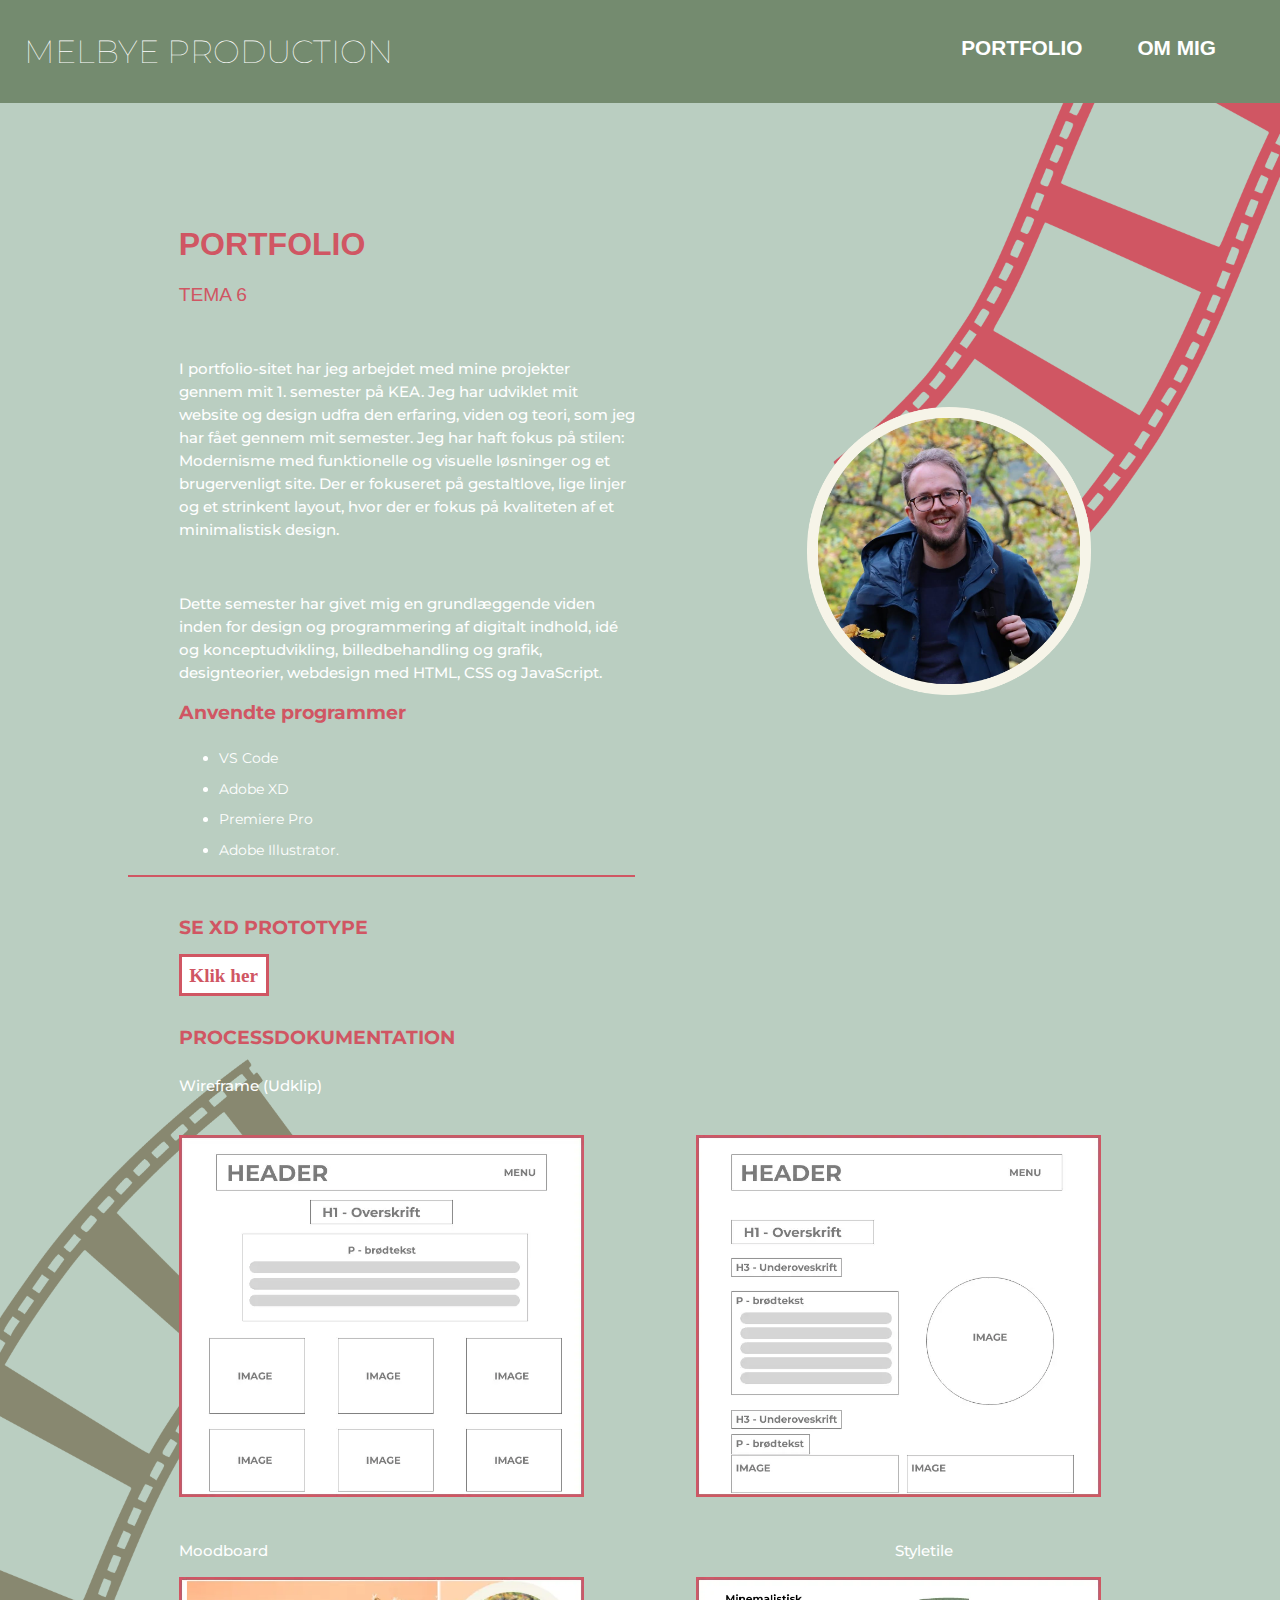
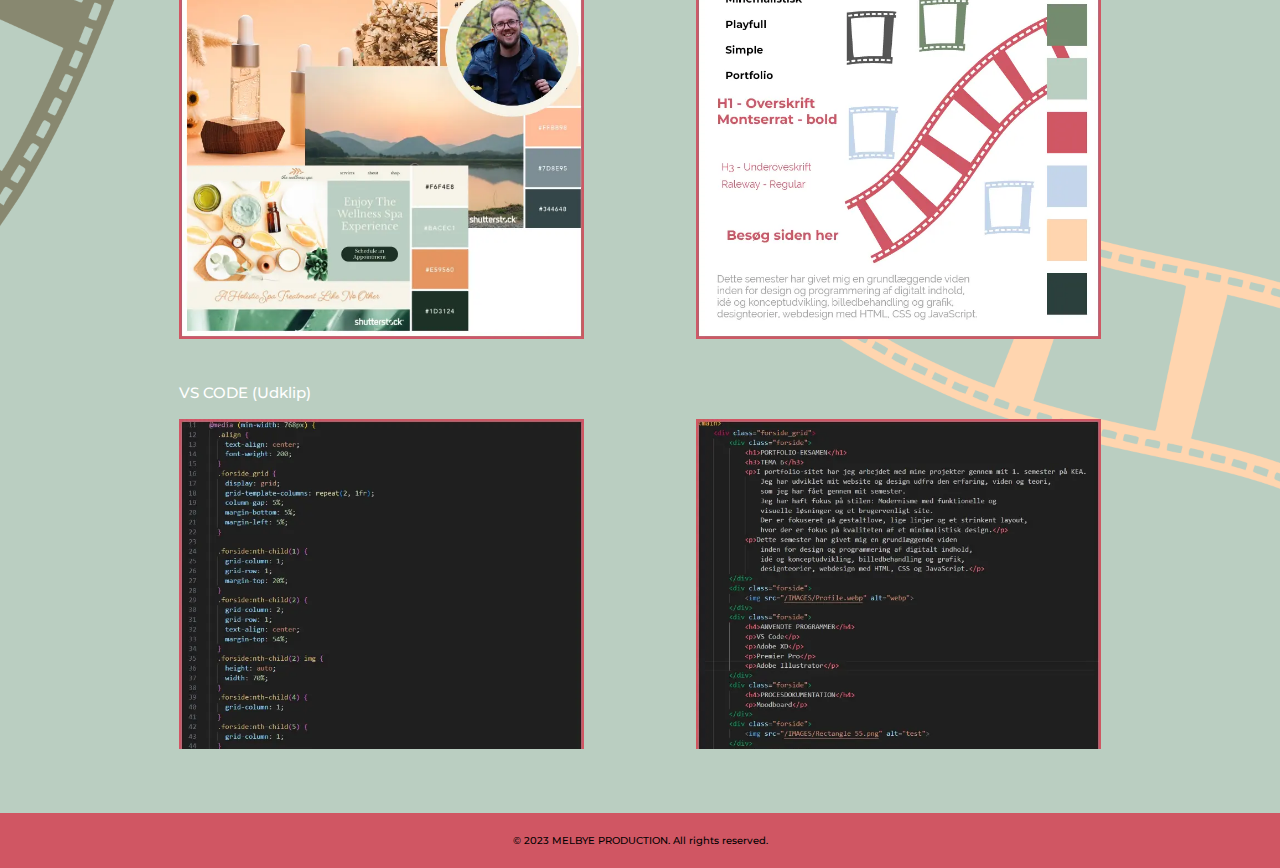
<file: index.html>
<!DOCTYPE html>
<html lang="dk">

<head>
    <meta charset="UTF-8">
    <meta http-equiv="X-UA-Compatible" content="IE=edge">
    <meta name="viewport" content="width=device-width, initial-scale=1.0">
    <meta name="robots" content="noindex, nofollow">
    <link rel="preconnect" href="https://fonts.googleapis.com">
    <link rel="preconnect" href="https://fonts.gstatic.com" crossorigin>
    <link href="https://fonts.googleapis.com/css2?family=Montserrat:wght@100;400;900&family=Noto+Serif+Lao&display=swap"
        rel="stylesheet">
    <title>forside</title>
    <link rel="stylesheet" href="style.css">
    <link rel="stylesheet" href="layout.css">
</head>

<body class="forside_bg">
    <header class="banner">
        <div class="logo">
            <a href="index.html">
                <h3 class="white">MELBYE PRODUCTION</h3>
            </a>
        </div>

        <nav class="main-menu">
            <button type="button" class="toggle-btn">Menu</button>
            <ul>
                <li><a href="portfolio.html">PORTFOLIO</a></li>
                <li><a href="om.html">OM MIG</a></li>

            </ul>
        </nav>
    </header>
    <main>
        <div class="forside_grid">
            <div class="forside">
                <h1>PORTFOLIO</h1>
                <h3>TEMA 6</h3>
                <p>I portfolio-sitet har jeg arbejdet med mine projekter gennem mit 1. semester på KEA.
                    Jeg har udviklet mit website og design udfra den erfaring, viden og teori,
                    som jeg har fået gennem mit semester.
                    Jeg har haft fokus på stilen: Modernisme med funktionelle og
                    visuelle løsninger og et brugervenligt site.
                    Der er fokuseret på gestaltlove, lige linjer og et strinkent layout,
                    hvor der er fokus på kvaliteten af et minimalistisk design.
                </p>

                <p>Dette semester har givet mig en grundlæggende viden
                    inden for design og programmering af digitalt indhold,
                    idé og konceptudvikling, billedbehandling og grafik,
                    designteorier, webdesign med HTML, CSS og JavaScript.</p>

                <h2>Anvendte programmer</h2>
                <ul class="leftalign">
                    <li>VS Code</li>

                    <li>Adobe XD</li>

                    <li>Premiere Pro</li>

                    <li>Adobe Illustrator.</li>
                </ul>
            </div>
            <div class="forside">
                <img src="IMAGES/Profile.webp" alt="webp">
            </div>
            <div class="forside">
                <h2>SE XD PROTOTYPE</h2>
                <a href="https://melbyeproduction.dk/kea/02_website/website/index.html">Klik her</a>
            </div>
            <div class="forside">
                <h2>PROCESSDOKUMENTATION</h2>
                <p>Wireframe (Udklip)</p>
            </div>
            <div class="forside">
                <img src="IMAGES/wireframe_portfolio1.webp" alt="1">
            </div>
            <div class="forside">
                <img src="IMAGES/wireframe_portfolio2.webp" alt="1">
            </div>
            <div class="forside">
                <p>Moodboard</p>
                <img src="IMAGES/portfolio_moodboard.webp" alt="1">
            </div>
            <div class="forside">
                <p>Styletile</p>
                <img src="IMAGES/portfolio_styletile.webp" alt="1">
            </div>
            <div class="forside">
                <p>VS CODE (Udklip)</p><img src="IMAGES/portfolio_VSCODE.webp" alt="1">
            </div>
            <div class="forside"><img src="IMAGES/Portfolio_VSCODE2.webp" alt="1"></div>
        </div>
    </main>
    <footer>
        <p>&copy; 2023 MELBYE PRODUCTION. All rights reserved.</p>

    </footer>
    <script src="JS/nav.js"></script>

</body>

</html>
</file>
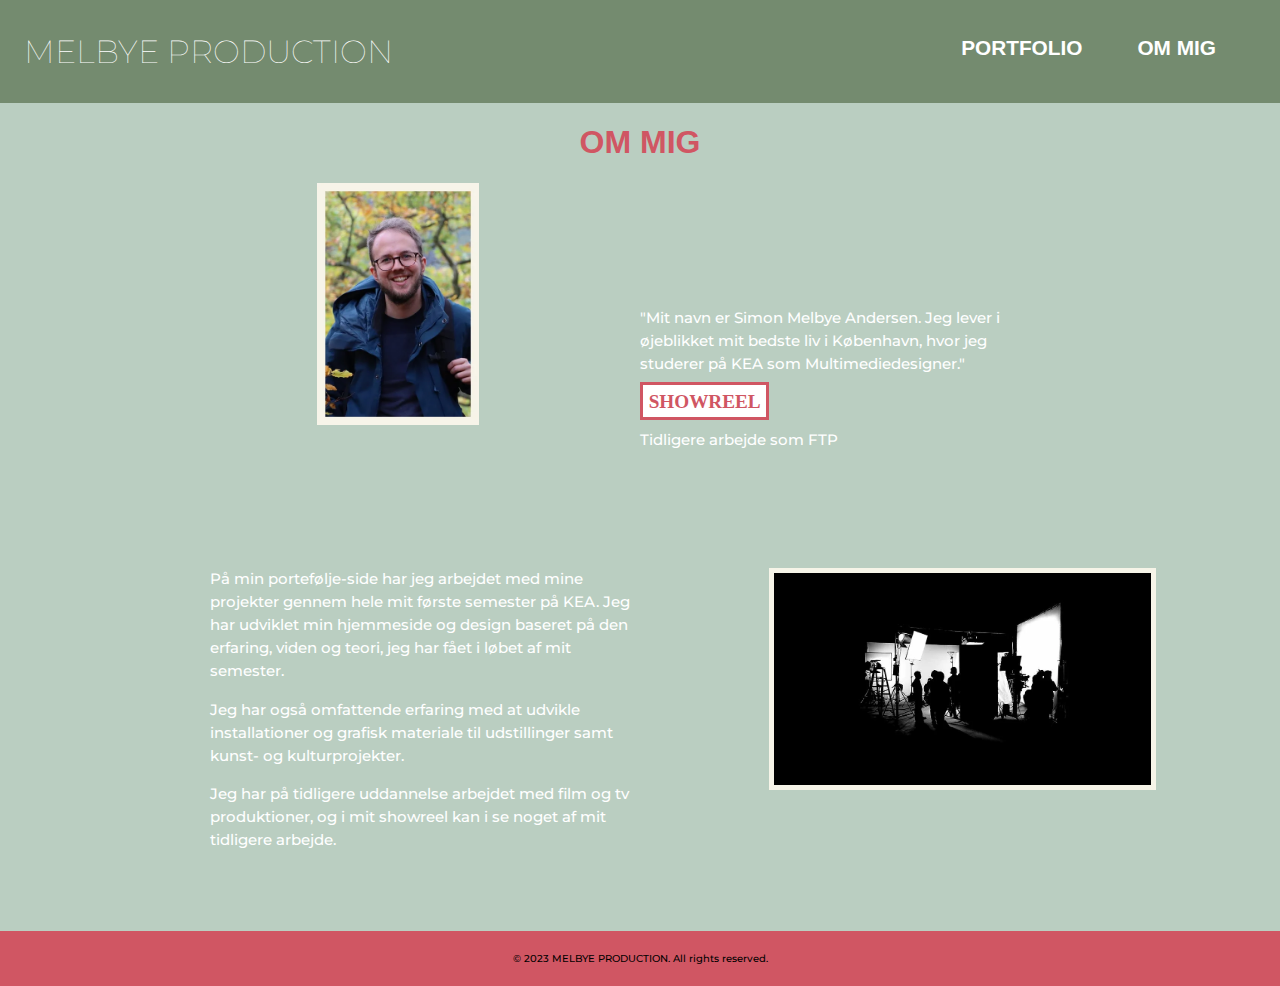
<file: om.html>
<!DOCTYPE html>
<html lang="dk">

<head>
    <meta charset="UTF-8">
    <meta http-equiv="X-UA-Compatible" content="IE=edge">
    <meta name="viewport" content="width=device-width, initial-scale=1.0">
    <meta name="robots" content="noindex, nofollow">
    <link rel="preconnect" href="https://fonts.googleapis.com">
    <link rel="preconnect" href="https://fonts.gstatic.com" crossorigin>
    <link href="https://fonts.googleapis.com/css2?family=Montserrat:wght@100;400;900&family=Noto+Serif+Lao&display=swap"
        rel="stylesheet">
    <title>OM</title>
    <link rel="stylesheet" href="style.css">
    <link rel="stylesheet" href="layout.css">
</head>

<body class="om_bg">
    <header class="banner">
        <div class="logo">
            <a href="index.html">
                <h3 class="white">MELBYE PRODUCTION</h3>
            </a>
        </div>

        <nav class="main-menu">
            <button type="button" class="toggle-btn">Menu</button>
            <ul>
                <li><a href="portfolio.html">PORTFOLIO</a></li>
                <li><a href="om.html">OM MIG</a></li>

            </ul>
        </nav>
    </header>
    <main>

        <h1 class="alignCenter">OM MIG</h1>
        <div class="om_grid">
            <div class="om">
                <img src="IMAGES/Me.webp" alt="me">
            </div>
            <div class="om">
                <p>"Mit navn er Simon Melbye Andersen.
                    Jeg lever i øjeblikket mit bedste liv
                    i København, hvor jeg studerer på KEA
                    som Multimediedesigner."</p>
                <a href="videos.html">SHOWREEL</a>
                <p class="smallP">Tidligere arbejde som FTP</p>
            </div>
            <div class="om">
                <p>På min portefølje-side har jeg arbejdet med mine projekter
                    gennem hele mit første semester på KEA.
                    Jeg har udviklet min hjemmeside og design baseret på den erfaring,
                    viden og teori, jeg har fået i løbet af mit semester.</p>

                <p>Jeg har også omfattende erfaring med at udvikle installationer
                    og grafisk materiale til udstillinger samt kunst- og kulturprojekter.</p>

                <p>Jeg har på tidligere uddannelse arbejdet med film og tv produktioner,
                    og i mit showreel kan i se noget af mit tidligere arbejde.</p>
            </div>
            <div class="om">
                <img src="IMAGES/postproduction.webp" alt="post-production">
            </div>

        </div>
    </main>
    <footer>
        <p>&copy; 2023 MELBYE PRODUCTION. All rights reserved.</p>
    </footer>
    <script src="JS/nav.js"></script>

</body>

</html>
</file>
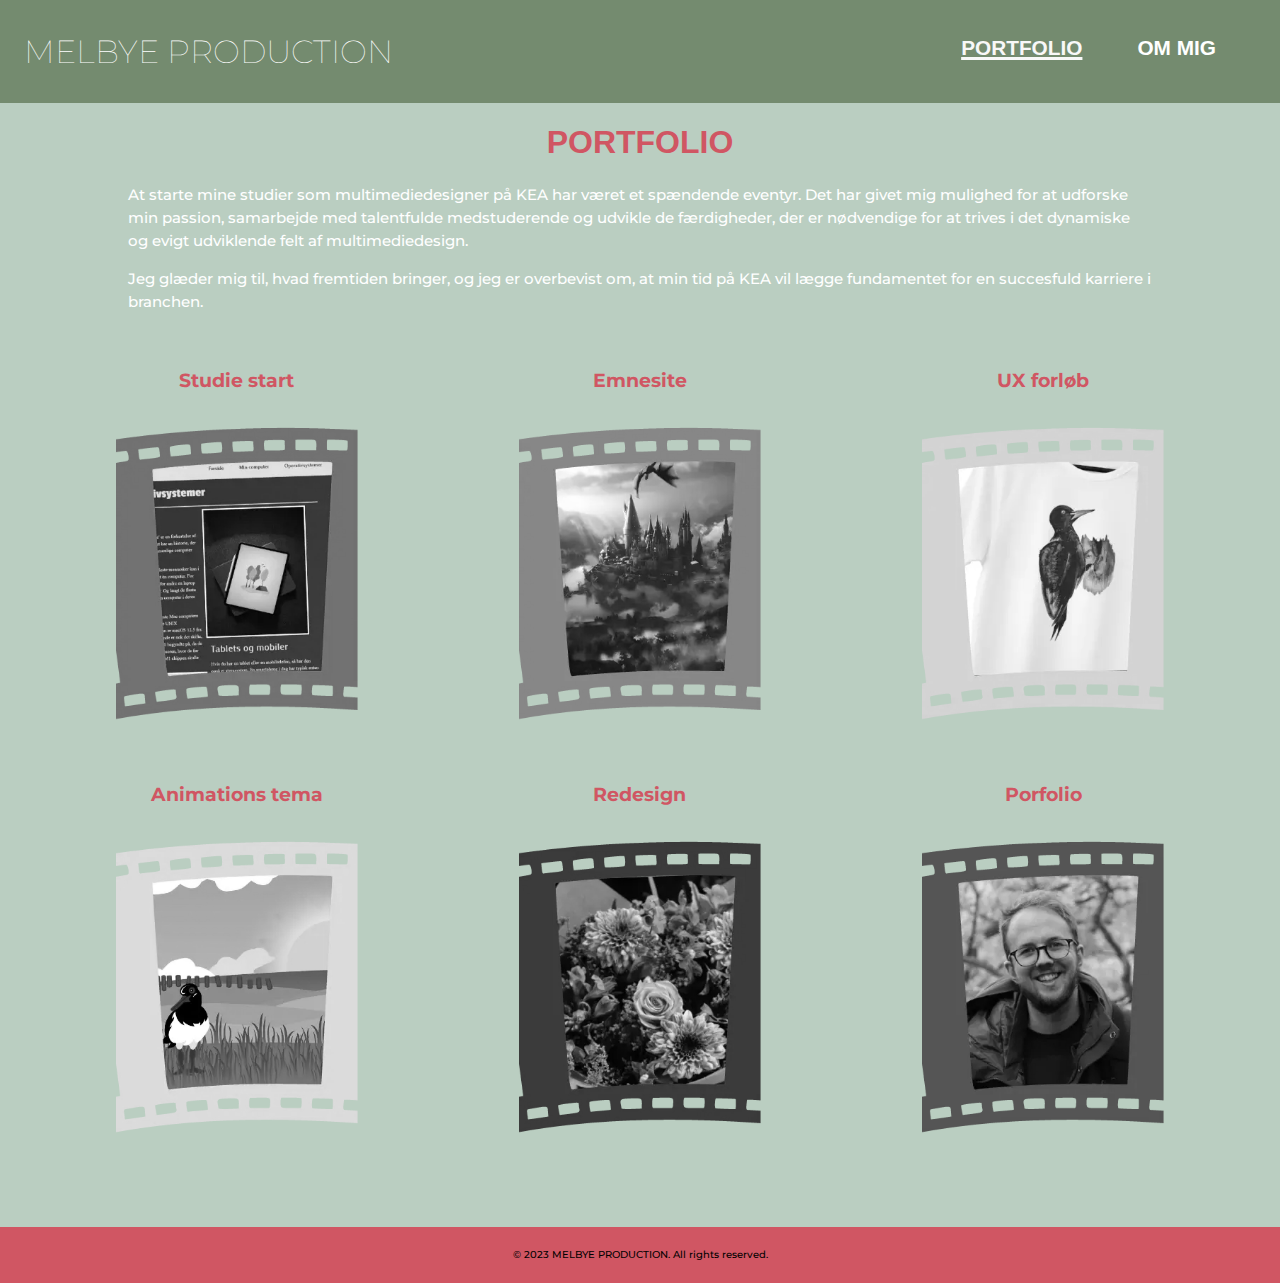
<file: portfolio.html>
<!DOCTYPE html>
<html lang="dk">

<head>
    <meta charset="UTF-8">
    <meta http-equiv="X-UA-Compatible" content="IE=edge">
    <meta name="viewport" content="width=device-width, initial-scale=1.0">
    <meta name="robots" content="noindex, nofollow">
    <link rel="preconnect" href="https://fonts.googleapis.com">
    <link rel="preconnect" href="https://fonts.gstatic.com" crossorigin>
    <link href="https://fonts.googleapis.com/css2?family=Montserrat:wght@100;400;900&family=Noto+Serif+Lao&display=swap"
        rel="stylesheet">
    <title>portfolio</title>
    <link rel="stylesheet" href="style.css">
    <link rel="stylesheet" href="layout.css">
</head>

<body class="portfolio_bg">
    <header class="banner">
        <div class="logo">
            <a href="index.html">
                <h3 class="white">MELBYE PRODUCTION</h3>
            </a>
        </div>

        <nav class="main-menu">
            <button type="button" class="toggle-btn">Menu</button>
            <ul>
                <li><a class="active" href="portfolio.html">PORTFOLIO</a></li>
                <li><a href="om.html">OM MIG</a></li>

            </ul>
        </nav>
    </header>
    <main>
        <h1 class="alignCenter">PORTFOLIO</h1>
        <p class="marginP">At starte mine studier som multimediedesigner på KEA har været et
            spændende eventyr. Det har givet mig mulighed for at udforske min
            passion, samarbejde med talentfulde medstuderende og udvikle de
            færdigheder, der er nødvendige for at trives i det dynamiske og evigt
            udviklende felt af multimediedesign.</p>

        <p class="marginP">Jeg glæder mig til, hvad fremtiden bringer, og jeg er overbevist om,
            at min tid på KEA vil lægge fundamentet
            for en succesfuld karriere i branchen.</p>

        <div class="frames_grid">
            <div class="frames">
                <h2>Studie start</h2>
                <a href="studieStart.html"><img src="IMAGES/frame_1.webp" alt="1"></a>
            </div>
            <div class="frames">
                <h2>Emnesite</h2>
                <a href="tema2.html"><img src="IMAGES/frame_2.webp" alt="2"></a>
            </div>
            <div class="frames">
                <h2>UX forløb</h2>
                <a href="tema3.html"><img src="IMAGES/frame_3.webp" alt="3"></a>
            </div>
            <div class="frames">
                <h2>Animations tema</h2>
                <a href="tema4.html"><img src="IMAGES/frame_4.webp" alt="4"></a>
            </div>
            <div class="frames">
                <h2>Redesign</h2>
                <a href="tema5.html"><img src="IMAGES/frame_5.webp" alt="5"></a>
            </div>
            <div class="frames">
                <h2>Porfolio</h2>
                <a href="index.html"><img src="IMAGES/frame_6.webp" alt="6"></a>
            </div>
        </div>
    </main>
    <footer>
        <p>&copy; 2023 MELBYE PRODUCTION. All rights reserved.</p>

    </footer>
    <script src="JS/nav.js"></script>
</body>

</html>
</file>
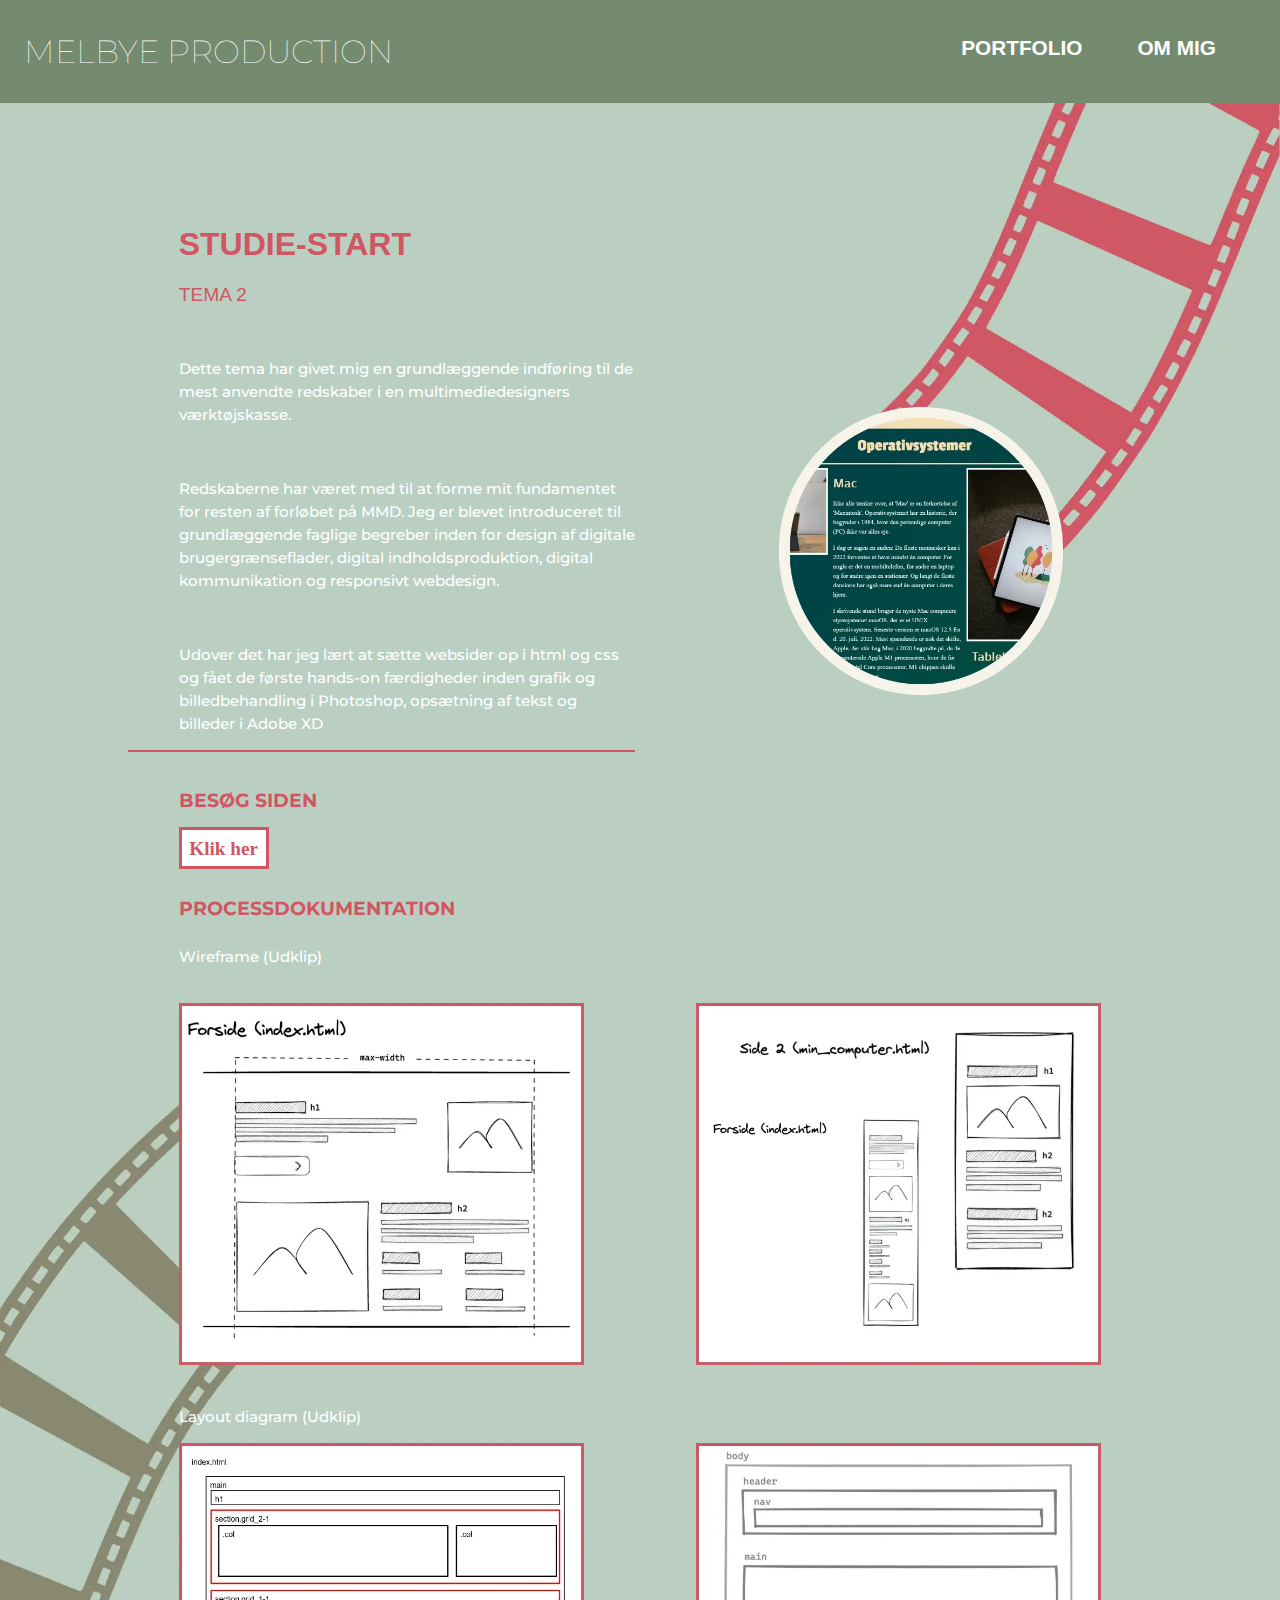
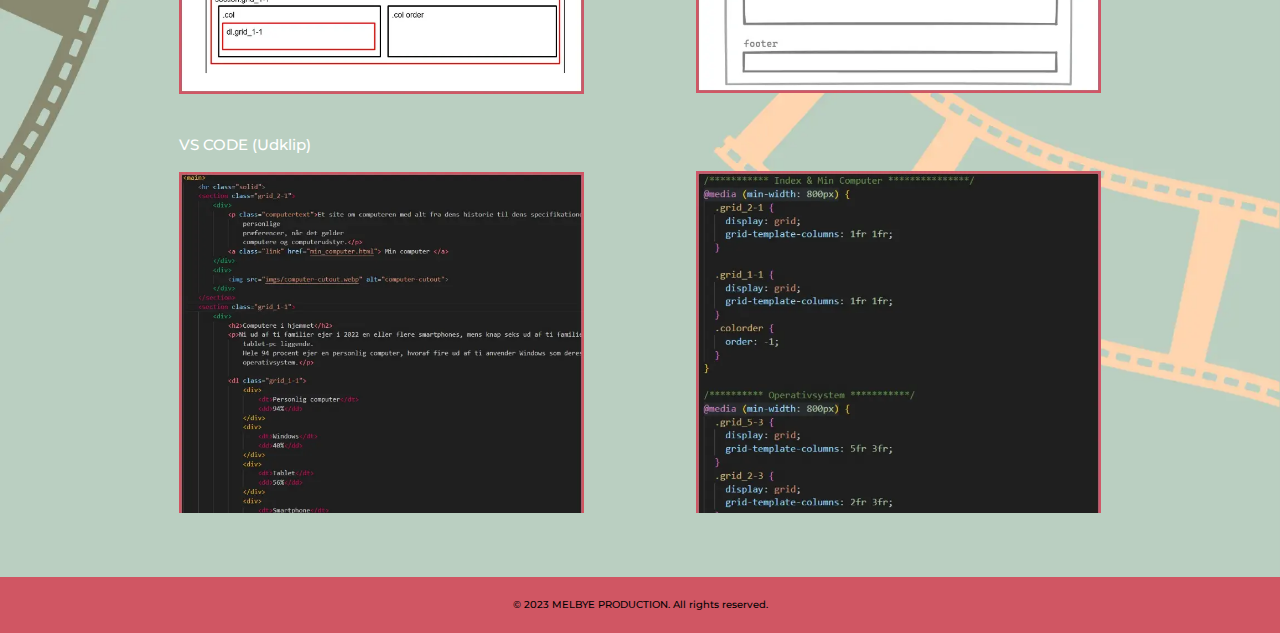
<file: studieStart.html>
<!DOCTYPE html>
<html lang="dk">

<head>
    <meta charset="UTF-8">
    <meta http-equiv="X-UA-Compatible" content="IE=edge">
    <meta name="viewport" content="width=device-width, initial-scale=1.0">
    <meta name="robots" content="noindex, nofollow">
    <link rel="preconnect" href="https://fonts.googleapis.com">
    <link rel="preconnect" href="https://fonts.gstatic.com" crossorigin>
    <link href="https://fonts.googleapis.com/css2?family=Montserrat:wght@100;400;900&family=Noto+Serif+Lao&display=swap"
        rel="stylesheet">
    <title>studiestart</title>
    <link rel="stylesheet" href="style.css">
    <link rel="stylesheet" href="layout.css">
</head>

<body class="studiestart_bg">
    <header class="banner">
        <div class="logo">
            <a href="index.html">
                <h3 class="white">MELBYE PRODUCTION</h3>
            </a>
        </div>

        <nav class="main-menu">
            <button type="button" class="toggle-btn">Menu</button>
            <ul>
                <li><a href="portfolio.html">PORTFOLIO</a></li>
                <li><a href="om.html">OM MIG</a></li>

            </ul>
        </nav>
    </header>
    <main>
        <div class="studiestart_grid">
            <div class="studiestart">
                <h1>STUDIE-START</h1>
                <h3>TEMA 2</h3>
                <p>
                    Dette tema har givet mig en grundlæggende indføring til de mest
                    anvendte redskaber i en multimediedesigners værktøjskasse.
                </p>
                <p>Redskaberne har været med til at forme mit fundamentet
                    for resten af forløbet på MMD.
                    Jeg er blevet introduceret til grundlæggende faglige begreber inden
                    for design af digitale brugergrænseflader, digital indholdsproduktion,
                    digital kommunikation og responsivt webdesign.
                </p>

                <p>Udover det har jeg lært at sætte websider op i html og css og fået de første
                    hands-on færdigheder inden grafik og billedbehandling
                    i Photoshop, opsætning af tekst og billeder i Adobe XD</p>
            </div>
            <div class="studiestart">
                <img src="IMAGES/studiestart_profil.webp" alt="webp">
            </div>
            <div class="studiestart">
                <h2>BESØG SIDEN</h2>
                <a href="https://melbyeproduction.dk/kea/02_website/website/index.html">Klik her</a>
            </div>
            <div class="studiestart">
                <h2>PROCESSDOKUMENTATION</h2>
                <p>Wireframe (Udklip)</p>
            </div>
            <div class="studiestart">
                <img src="IMAGES/wireframe_ss1.webp" alt="1">
            </div>
            <div class="studiestart">
                <img src="IMAGES/wireframe_ss2.webp" alt="1">
            </div>
            <div class="studiestart">
                <p>Layout diagram (Udklip)</p>
                <img src="IMAGES/layourDiagram_1.webp" alt="1">
            </div>
            <div class="studiestart"><img src="IMAGES/layoutdiagram_2.webp" alt="1"></div>
            <div class="studiestart">
                <p>VS CODE (Udklip)</p><img src="IMAGES/VS_code_ss1.webp" alt="1">
            </div>
            <div class="studiestart"><img src="IMAGES/VS_code_ss2.webp" alt="1"></div>
        </div>
    </main>
    <footer>
        <p>&copy; 2023 MELBYE PRODUCTION. All rights reserved.</p>

    </footer>
    <script src="JS/nav.js"></script>

</body>

</html>
</file>
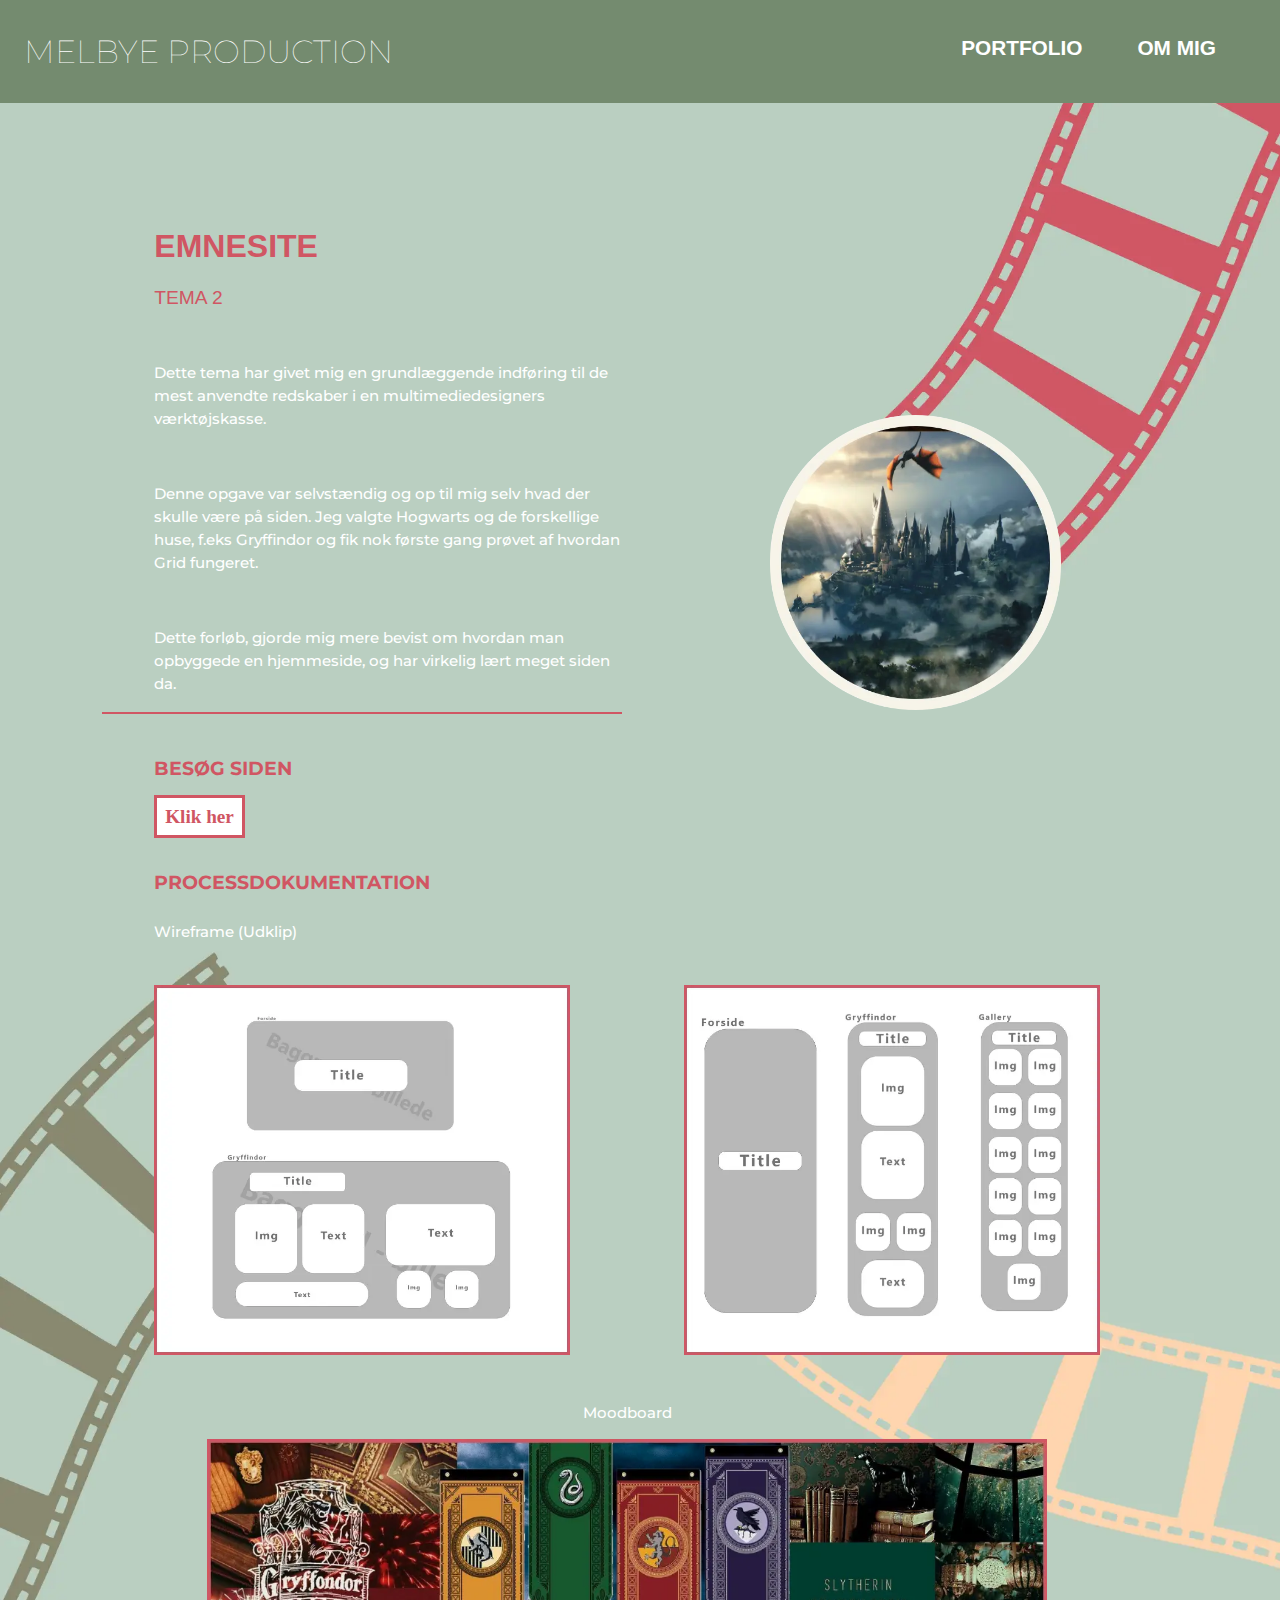
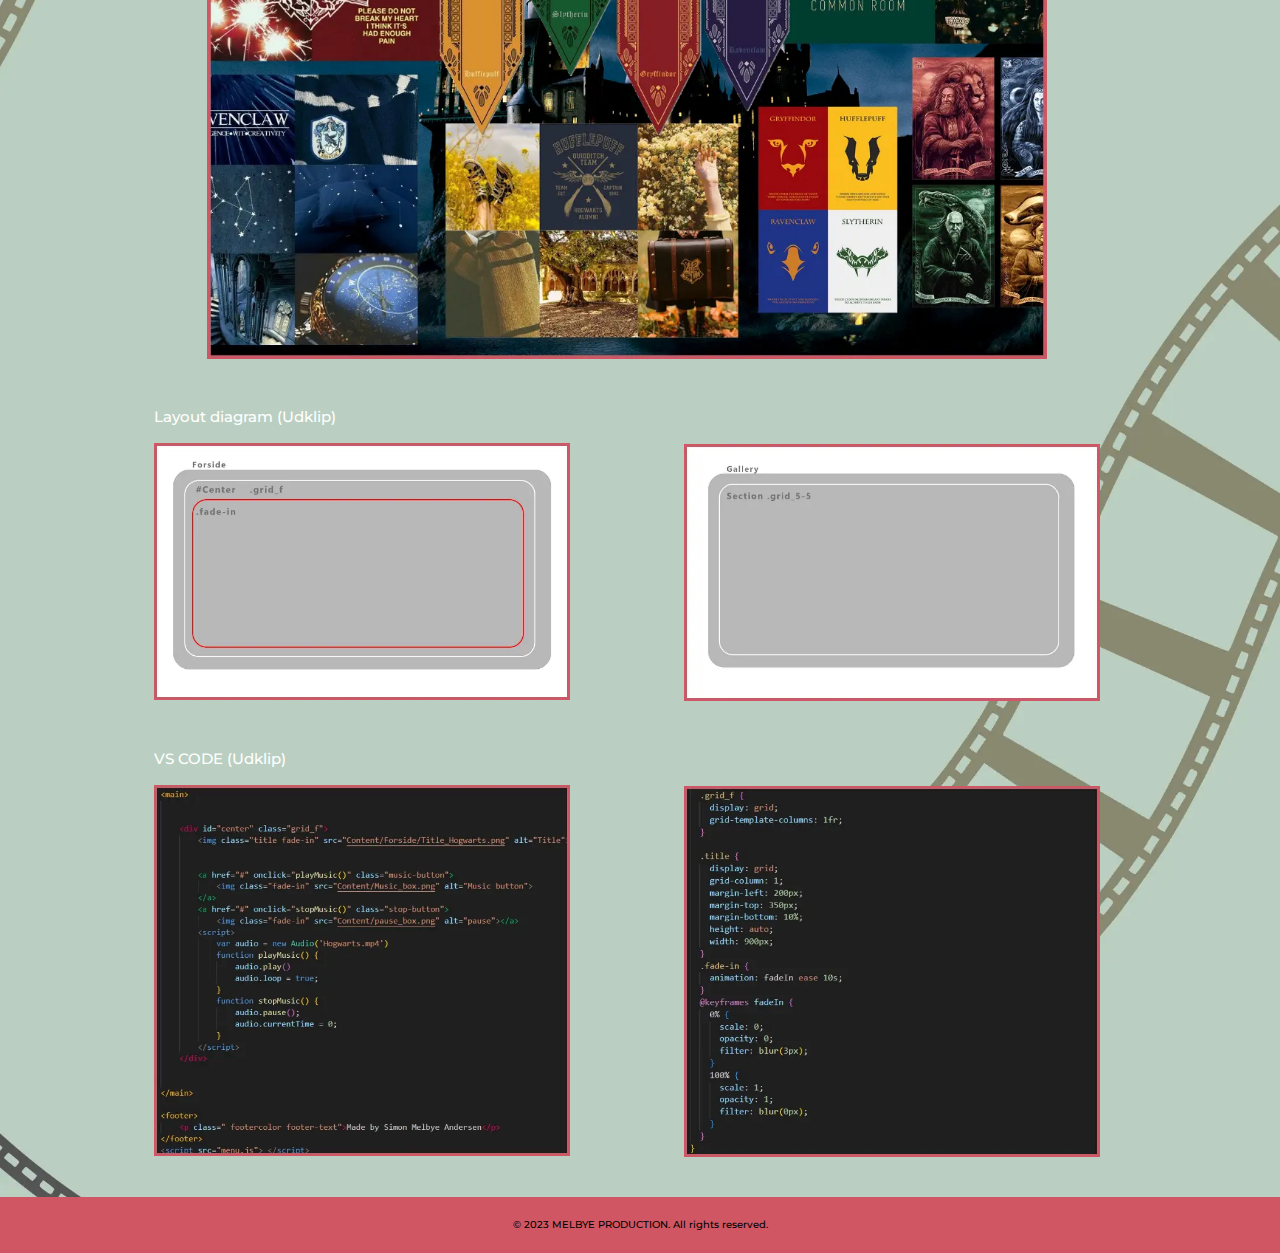
<file: tema2.html>
<!DOCTYPE html>
<html lang="dk">

<head>
    <meta charset="UTF-8">
    <meta http-equiv="X-UA-Compatible" content="IE=edge">
    <meta name="viewport" content="width=device-width, initial-scale=1.0">
    <meta name="robots" content="noindex, nofollow">
    <link rel="preconnect" href="https://fonts.googleapis.com">
    <link rel="preconnect" href="https://fonts.gstatic.com" crossorigin>
    <link href="https://fonts.googleapis.com/css2?family=Montserrat:wght@100;400;900&family=Noto+Serif+Lao&display=swap"
        rel="stylesheet">
    <title>emnesite</title>
    <link rel="stylesheet" href="style.css">
    <link rel="stylesheet" href="layout.css">
</head>

<body class="emnesite_bg">
    <header class="banner">
        <div class="logo">
            <a href="index.html">
                <h3 class="white">MELBYE PRODUCTION</h3>
            </a>
        </div>

        <nav class="main-menu">
            <button type="button" class="toggle-btn">Menu</button>
            <ul>
                <li><a href="portfolio.html">PORTFOLIO</a></li>
                <li><a href="om.html">OM MIG</a></li>

            </ul>
        </nav>
    </header>
    <main>
        <div class="emnesite_grid">
            <div class="emnesite">
                <h1>EMNESITE</h1>
                <h3>TEMA 2</h3>
                <p>
                    Dette tema har givet mig en grundlæggende indføring til de mest
                    anvendte redskaber i en multimediedesigners værktøjskasse.
                </p>
                <p>Denne opgave var selvstændig og op til mig selv hvad der skulle
                    være på siden. Jeg valgte Hogwarts og de forskellige huse, f.eks Gryffindor
                    og fik nok første gang prøvet af hvordan Grid fungeret.
                </p>

                <p>Dette forløb, gjorde mig mere bevist om hvordan man opbyggede
                    en hjemmeside, og har virkelig lært meget siden da.</p>
            </div>
            <div class="emnesite">
                <img src="IMAGES/Hogwarts_profil.webp" alt="webp">
            </div>
            <div class="emnesite">
                <h2>BESØG SIDEN</h2>
                <a href="https://melbyeproduction.dk/kea/02_emnesite/emnesite/hogwarts.html">Klik her</a>
            </div>
            <div class="emnesite">
                <h2>PROCESSDOKUMENTATION</h2>
                <p>Wireframe (Udklip)</p>
            </div>
            <div class="emnesite">
                <img src="IMAGES/wireframe_hogwarts.webp" alt="1">
            </div>
            <div class="emnesite">
                <img src="IMAGES/wireframe_hogwarts2.webp" alt="1">
            </div>
            <div class="emnesite">
                <p>Moodboard</p><img src="IMAGES/hogwarts_moodboard.webp" alt="1">
            </div>
            <div class="emnesite">
                <p>Layout diagram (Udklip)</p>
                <img src="IMAGES/layoutDiagram_hogwarts.webp" alt="1">
            </div>
            <div class="emnesite"><img src="IMAGES/layoutDiagram_hogwarts2.webp" alt="1"></div>
            <div class="emnesite">
                <p>VS CODE (Udklip)</p><img src="IMAGES/vscode_hogwarts.webp" alt="1">
            </div>
            <div class="emnesite"><img src="IMAGES/vscode_hogwarts2.webp" alt="1"></div>
        </div>
    </main>
    <footer>
        <p>&copy; 2023 MELBYE PRODUCTION. All rights reserved.</p>

    </footer>
    <script src="JS/nav.js"></script>

</body>

</html>
</file>
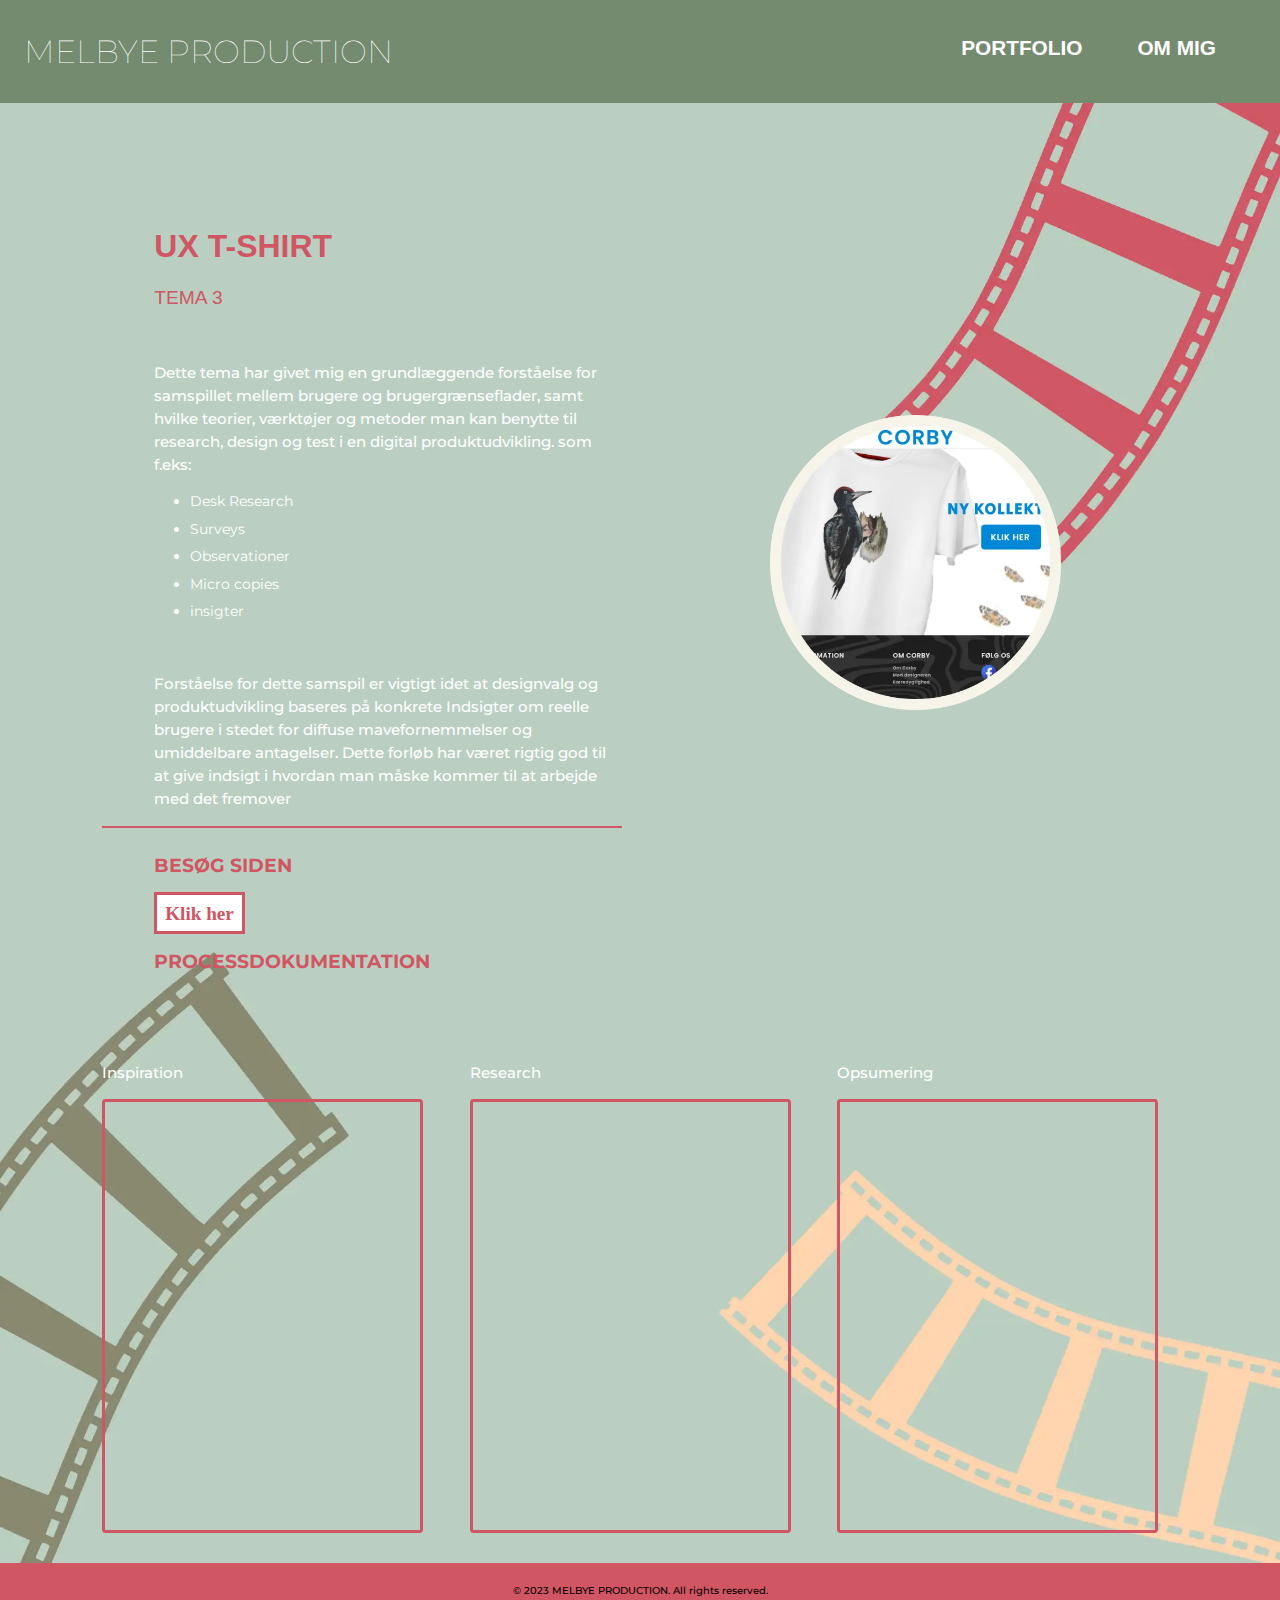
<file: tema3.html>
<!DOCTYPE html>
<html lang="dk">

<head>
    <meta charset="UTF-8">
    <meta http-equiv="X-UA-Compatible" content="IE=edge">
    <meta name="viewport" content="width=device-width, initial-scale=1.0">
    <meta name="robots" content="noindex, nofollow">
    <link rel="preconnect" href="https://fonts.googleapis.com">
    <link rel="preconnect" href="https://fonts.gstatic.com" crossorigin>
    <link href="https://fonts.googleapis.com/css2?family=Montserrat:wght@100;400;900&family=Noto+Serif+Lao&display=swap"
        rel="stylesheet">
    <title>tshirt</title>
    <link rel="stylesheet" href="style.css">
    <link rel="stylesheet" href="layout.css">
</head>

<body class="tshirt_bg">
    <header class="banner">
        <div class="logo">
            <a href="index.html">
                <h3 class="white">MELBYE PRODUCTION</h3>
            </a>
        </div>

        <nav class="main-menu">
            <button type="button" class="toggle-btn">Menu</button>
            <ul>
                <li><a href="portfolio.html">PORTFOLIO</a></li>
                <li><a href="om.html">OM MIG</a></li>

            </ul>
        </nav>
    </header>
    <main>
        <div class="tshirt_grid">
            <div class="tshirt">
                <h1>UX T-SHIRT</h1>
                <h3>TEMA 3</h3>
                <p>
                    Dette tema har givet mig en grundlæggende forståelse for samspillet
                    mellem brugere og brugergrænseflader,
                    samt hvilke teorier, værktøjer og metoder man kan benytte til research,
                    design og test i en digital produktudvikling.
                    som f.eks:
                </p>
                <ul>
                    <li>
                        Desk Research
                    </li>
                    <li>
                        Surveys
                    </li>
                    <li>
                        Observationer
                    </li>
                    <li>
                        Micro copies
                    </li>
                    <li>
                        insigter
                    </li>


                </ul>

                <p>Forståelse for dette samspil er vigtigt idet at designvalg og produktudvikling
                    baseres på konkrete Indsigter om reelle brugere i stedet for
                    diffuse mavefornemmelser og umiddelbare antagelser.
                    Dette forløb har været rigtig god til at give indsigt i hvordan man
                    måske kommer til at arbejde med det fremover</p>
            </div>
            <div class="tshirt">
                <img src="IMAGES/Tshirt_profil.webp" alt="webp">
            </div>
            <div class="tshirt">
                <h2>BESØG SIDEN</h2>
                <a href="https://xd.adobe.com/view/4835a8fc-8df7-4583-92fe-9373ae284e4e-1d66/">Klik her</a>
            </div>
            <div class="tshirt">
                <h2>PROCESSDOKUMENTATION</h2>
            </div>


        </div>
        <div class="pdf_grid">
            <div class="pdf">
                <p>Inspiration</p>
                <iframe width="480" height="720" src="IMAGES/03-02-01_prototyper.pdf" title="pdf"
                    allow="accelerometer; autoplay; clipboard-write; encrypted-media; gyroscope; picture-in-picture; web-share"
                    allowfullscreen></iframe>
            </div>
            <div class="pdf">
                <p>Research</p>
                <iframe width="480" height="720" src="IMAGES/Skabelon_030101_Research_[Dit navn] [Gemt automatisk].pdf"
                    title="pdf"
                    allow="accelerometer; autoplay; clipboard-write; encrypted-media; gyroscope; picture-in-picture; web-share"
                    allowfullscreen></iframe>
            </div>
            <div class="pdf">
                <p>Opsumering</p>
                <iframe width="480" height="720" src="IMAGES/03-03-02_CORBY_SimonMelbyeAndersen.pdf" title="pdf"
                    allow="accelerometer; autoplay; clipboard-write; encrypted-media; gyroscope; picture-in-picture; web-share"
                    allowfullscreen></iframe>
            </div>
        </div>
    </main>
    <footer>
        <p>&copy; 2023 MELBYE PRODUCTION. All rights reserved.</p>

    </footer>
    <script src="JS/nav.js"></script>

</body>

</html>
</file>
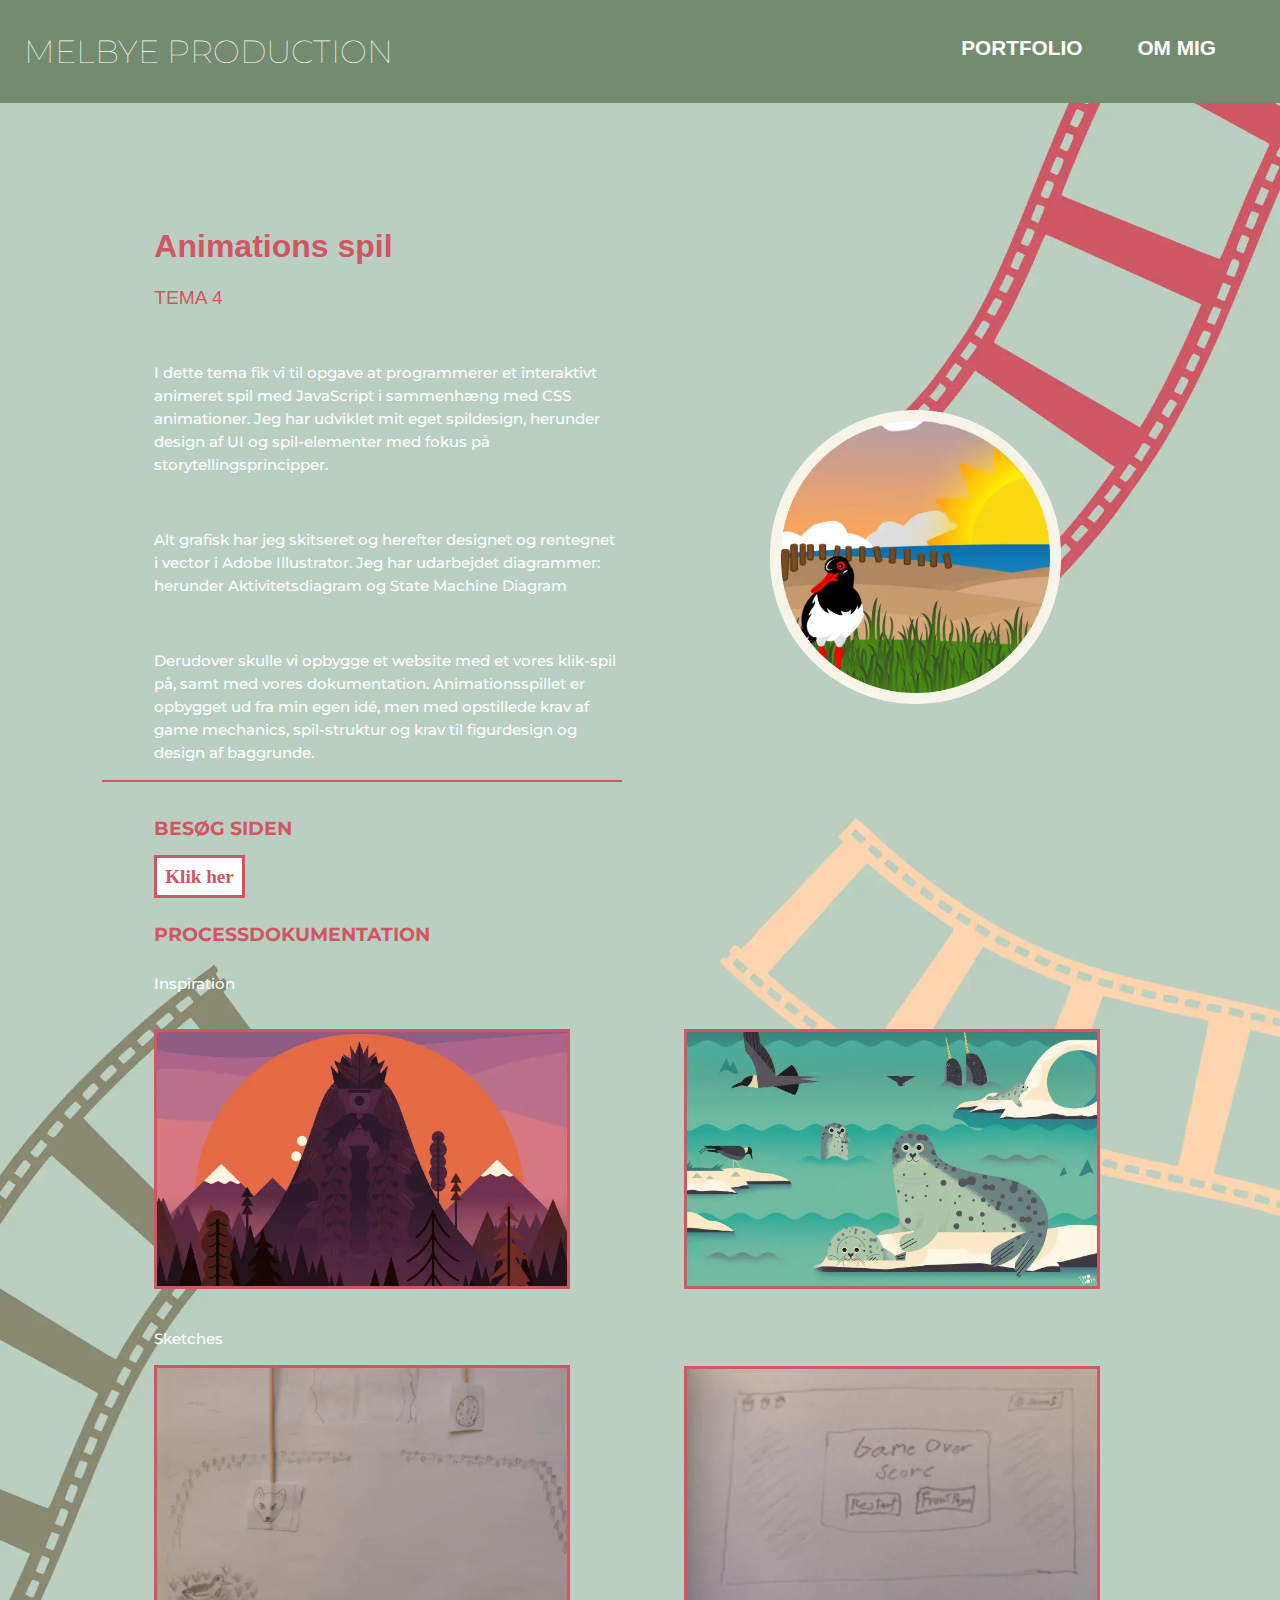
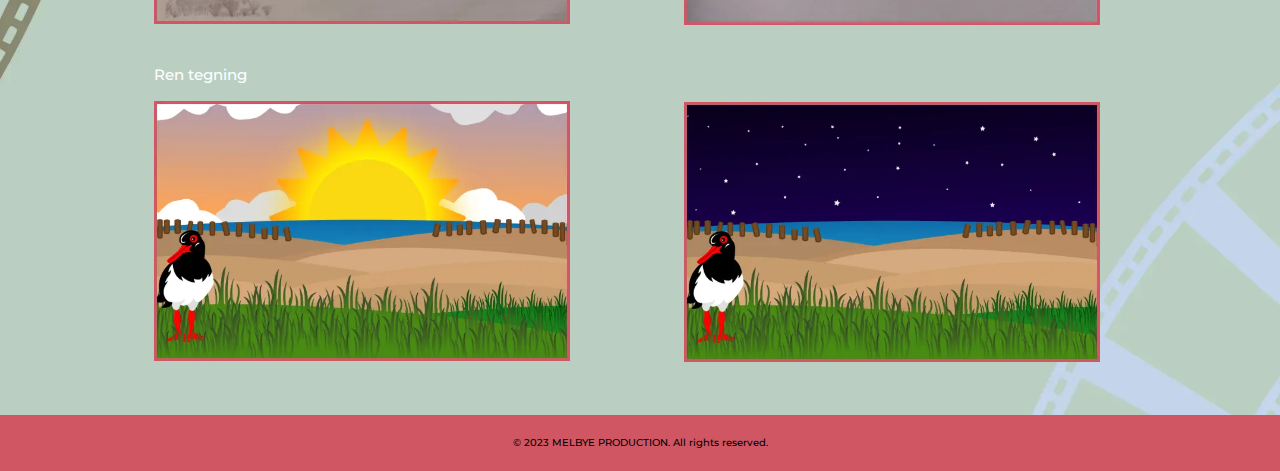
<file: tema4.html>
<!DOCTYPE html>
<html lang="dk">

<head>
    <meta charset="UTF-8">
    <meta http-equiv="X-UA-Compatible" content="IE=edge">
    <meta name="viewport" content="width=device-width, initial-scale=1.0">
    <meta name="robots" content="noindex, nofollow">
    <link rel="preconnect" href="https://fonts.googleapis.com">
    <link rel="preconnect" href="https://fonts.gstatic.com" crossorigin>
    <link href="https://fonts.googleapis.com/css2?family=Montserrat:wght@100;400;900&family=Noto+Serif+Lao&display=swap"
        rel="stylesheet">
    <title>animation</title>
    <link rel="stylesheet" href="style.css">
    <link rel="stylesheet" href="layout.css">
</head>

<body class="animation_bg">
    <header class="banner">
        <div class="logo">
            <a href="index.html">
                <h3 class="white">MELBYE PRODUCTION</h3>
            </a>
        </div>

        <nav class="main-menu">
            <button type="button" class="toggle-btn">Menu</button>
            <ul>
                <li><a href="portfolio.html">PORTFOLIO</a></li>
                <li><a href="om.html">OM MIG</a></li>

            </ul>
        </nav>
    </header>
    <main>
        <div class="animation_grid">
            <div class="animation">
                <h1>Animations spil</h1>
                <h3>TEMA 4</h3>
                <p>
                    I dette tema fik vi til opgave at programmerer et interaktivt animeret spil med JavaScript i
                    sammenhæng med CSS animationer. Jeg har
                    udviklet mit eget spildesign, herunder design af UI og spil-elementer med fokus på
                    storytellingsprincipper.
                </p>
                <p>Alt grafisk har jeg skitseret og herefter designet og rentegnet i vector i Adobe Illustrator. Jeg har
                    udarbejdet diagrammer:
                    herunder Aktivitetsdiagram og State Machine Diagram
                </p>

                <p>Derudover skulle vi opbygge et website med et vores klik-spil på, samt med vores dokumentation.
                    Animationsspillet
                    er opbygget ud fra min egen idé, men med opstillede krav af game mechanics, spil-struktur og krav
                    til figurdesign og
                    design af baggrunde.</p>
            </div>
            <div class="animation">
                <img src="IMAGES/spil_profil.webp" alt="webp">
            </div>
            <div class="animation">
                <h2>BESØG SIDEN</h2>
                <a href="https://melbyeproduction.dk//kea/04_animation/Help_The_Oystercatcher/index.html">Klik her</a>
            </div>
            <div class="animation">
                <h2>PROCESSDOKUMENTATION</h2>
                <p>Inspiration</p>
            </div>
            <div class="animation">
                <img src="IMAGES/Two_dots1.webp" alt="1">
            </div>
            <div class="animation">
                <img src="IMAGES/two_dots2.webp" alt="1">
            </div>
            <div class="animation">
                <p>Sketches</p>
                <img src="IMAGES/sketch_1.webp" alt="1">
            </div>
            <div class="animation"><img src="IMAGES/sketch_2.webp" alt="1"></div>
            <div class="animation">
                <p>Ren tegning</p><img src="IMAGES/spil_bg.webp" alt="1">
            </div>
            <div class="animation"><img src="IMAGES/spil_bg_night.webp" alt="1"></div>
        </div>
    </main>
    <footer>
        <p>&copy; 2023 MELBYE PRODUCTION. All rights reserved.</p>

    </footer>
    <script src="JS/nav.js"></script>

</body>

</html>
</file>
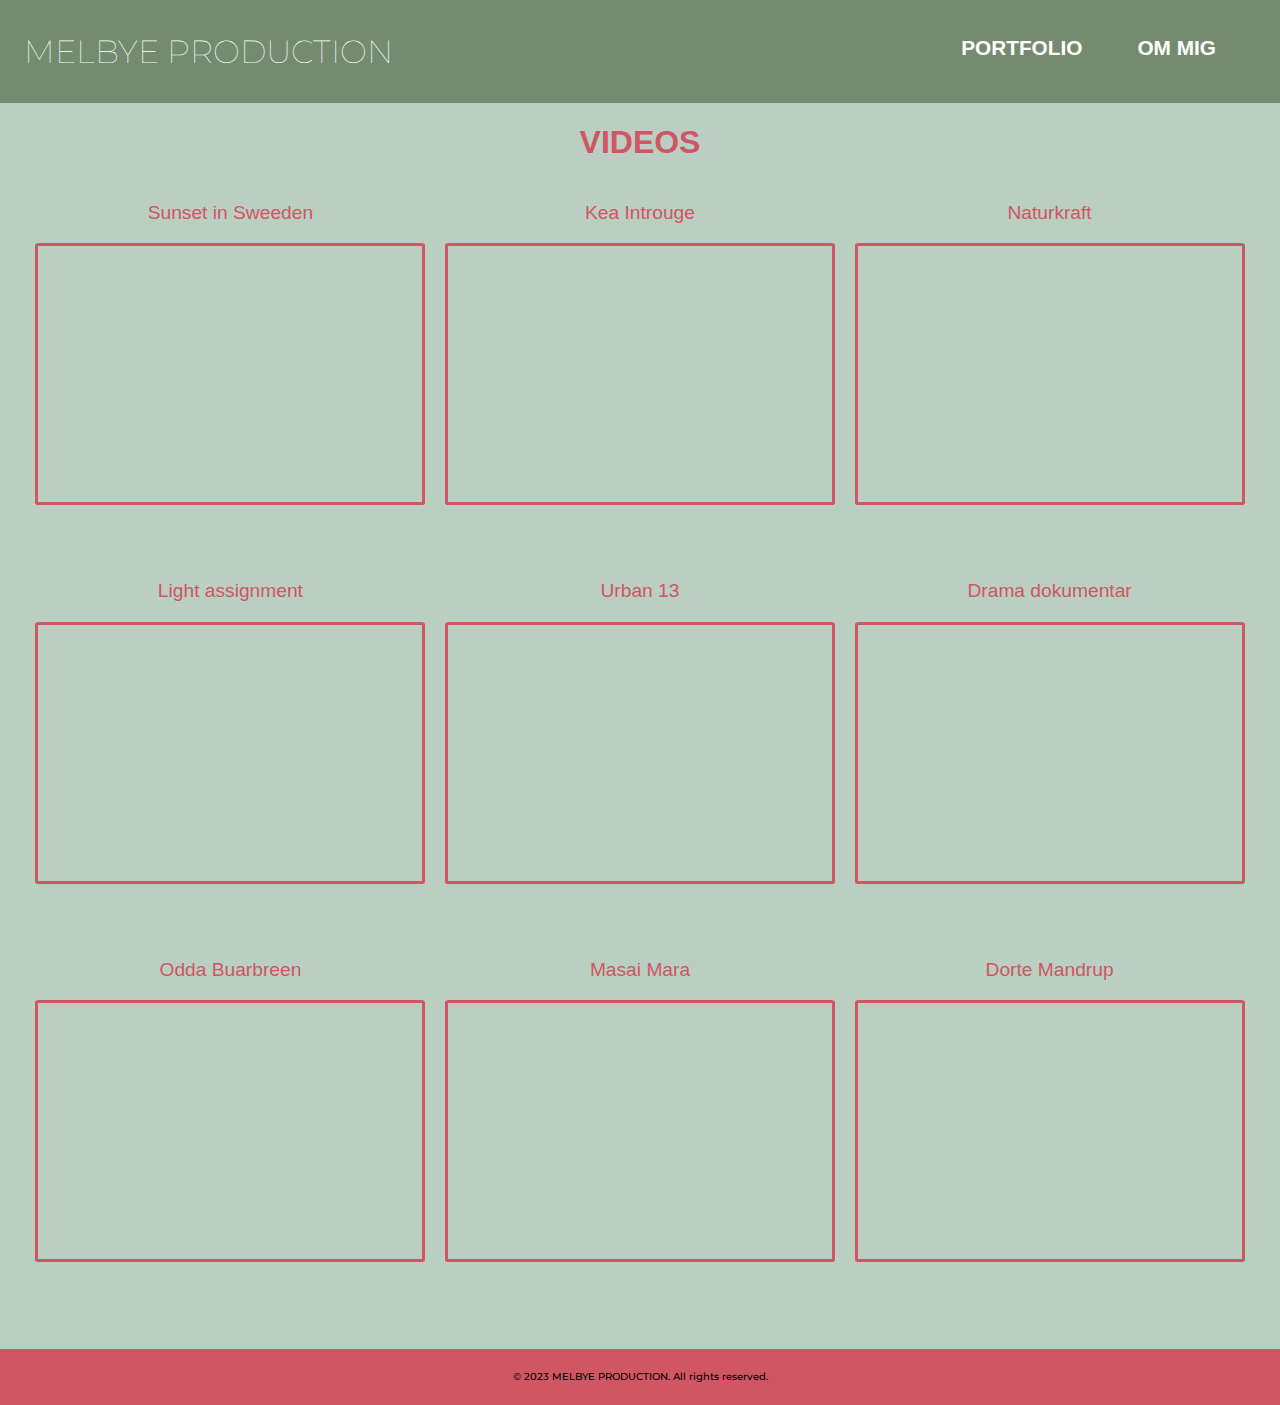
<file: videos.html>
<!DOCTYPE html>
<html lang="dk">

<head>
    <meta charset="UTF-8">
    <meta http-equiv="X-UA-Compatible" content="IE=edge">
    <meta name="viewport" content="width=device-width, initial-scale=1.0">
    <meta name="robots" content="noindex, nofollow">
    <link rel="preconnect" href="https://fonts.googleapis.com">
    <link rel="preconnect" href="https://fonts.gstatic.com" crossorigin>
    <link href="https://fonts.googleapis.com/css2?family=Montserrat:wght@100;400;900&family=Noto+Serif+Lao&display=swap"
        rel="stylesheet">
    <title>VIDEOS</title>
    <link rel="stylesheet" href="style.css">
    <link rel="stylesheet" href="layout.css">
</head>

<body class="om_bg">
    <header class="banner">
        <div class="logo">
            <a href="index.html">
                <h3 class="white">MELBYE PRODUCTION</h3>
            </a>
        </div>

        <nav class="main-menu">
            <button type="button" class="toggle-btn">Menu</button>
            <ul>
                <li><a href="portfolio.html">PORTFOLIO</a></li>
                <li><a href="om.html">OM MIG</a></li>

            </ul>
        </nav>
    </header>
    <main>
        <h1 class="alignCenter">VIDEOS</h1>

        <div class="videoGallery">
            <div class="video">
                <h3>Sunset in Sweeden</h3>
                <iframe width="560" height="315" src="https://www.youtube.com/embed/CPMPgo0rGSA"
                    title="YouTube video player"
                    allow="accelerometer; autoplay; clipboard-write; encrypted-media; gyroscope; picture-in-picture; web-share"
                    allowfullscreen></iframe>
            </div>
            <div class="video">
                <h3>Kea Introuge</h3>
                <iframe width="560" height="315" src="https://www.youtube.com/embed/gR5sV5PB-Bg"
                    title="YouTube video player"
                    allow="accelerometer; autoplay; clipboard-write; encrypted-media; gyroscope; picture-in-picture; web-share"
                    allowfullscreen></iframe>
            </div>
            <div class="video">
                <h3>Naturkraft</h3>
                <iframe width="560" height="315" src="https://www.youtube.com/embed/WoVCVPRxCaM"
                    title="YouTube video player"
                    allow="accelerometer; autoplay; clipboard-write; encrypted-media; gyroscope; picture-in-picture; web-share"
                    allowfullscreen></iframe>
            </div>
            <div class="video">
                <h3>Light assignment</h3>
                <iframe width="560" height="315" src="https://www.youtube.com/embed/jlIlkJ-CYl4"
                    title="YouTube video player"
                    allow="accelerometer; autoplay; clipboard-write; encrypted-media; gyroscope; picture-in-picture; web-share"
                    allowfullscreen></iframe>
            </div>
            <div class="video">
                <h3>Urban 13</h3>
                <iframe width="560" height="315" src="https://www.youtube.com/embed/YJLnRUXaUfo"
                    title="YouTube video player"
                    allow="accelerometer; autoplay; clipboard-write; encrypted-media; gyroscope; picture-in-picture; web-share"
                    allowfullscreen></iframe>
            </div>
            <div class="video">
                <h3>Drama dokumentar</h3>
                <iframe width="560" height="315" src="https://www.youtube.com/embed/c0ptOkh_P80"
                    title="YouTube video player"
                    allow="accelerometer; autoplay; clipboard-write; encrypted-media; gyroscope; picture-in-picture; web-share"
                    allowfullscreen></iframe>
            </div>
            <div class="video">
                <h3>Odda Buarbreen</h3>
                <iframe width="560" height="315" src="https://www.youtube.com/embed/nZvIpOg6Js8"
                    title="YouTube video player"
                    allow="accelerometer; autoplay; clipboard-write; encrypted-media; gyroscope; picture-in-picture; web-share"
                    allowfullscreen></iframe>
            </div>
            <div class="video">
                <h3>Masai Mara</h3>
                <iframe width="560" height="315" src="https://www.youtube.com/embed/4_cG7QxKzXs"
                    title="YouTube video player"
                    allow="accelerometer; autoplay; clipboard-write; encrypted-media; gyroscope; picture-in-picture; web-share"
                    allowfullscreen></iframe>
            </div>
            <div class="video">
                <h3>Dorte Mandrup</h3>
                <iframe width="560" height="315" src="https://www.youtube.com/embed/n5uABle0pgs"
                    title="YouTube video player"
                    allow="accelerometer; autoplay; clipboard-write; encrypted-media; gyroscope; picture-in-picture; web-share"
                    allowfullscreen></iframe>
            </div>
        </div>
    </main>
    <footer>
        <p>&copy; 2023 MELBYE PRODUCTION. All rights reserved.</p>
    </footer>
    <script src="JS/nav.js"></script>

</body>

</html>
</file>
<file: style.css>
:root {
  --DarkGreen: #748b6f;
  --RoseRed: #d05663;
  --LightGreen: #bacec1;
  --Sand: #f6f4e8;
}

html,
body {
  margin: 0;
  padding: 0;
}

body {
  background-color: var(--LightGreen);
  background-size: cover;
  container-type: inline-size;
}

footer {
  background-color: var(--RoseRed);
  padding: 5px;
  text-align: center;
  position: static;
  left: 0;
  bottom: 0;
  margin-right: 0;
  width: auto;
  overflow: hidden;
}
iframe {
  border: var(--RoseRed) solid 3px;
  border-radius: 1%;
}

h1 {
  font-family: "raleway", sans-serif;
  font-size: 9cqw;
  font-weight: thin;
  color: var(--RoseRed);
}
h2 {
  font-family: "Montserrat", sans-serif;
  font-size: 5cqw;
  color: var(--RoseRed);
}
h3 {
  font-family: "raleway", sans-serif;
  font-size: 5cqw;
  font-weight: 400;
  color: var(--RoseRed);
}
h4 {
  font-family: "Montserrat", sans-serif;
  font-size: 4cqw;
  font-weight: 800;
  color: var(--RoseRed);
}
p {
  font-family: "Montserrat", sans-serif;
  font-size: 4cqw;

  font-weight: 400;
  font-weight: thin;
  color: black;
  line-height: 120%;
}
li {
  font-family: "Montserrat", sans-serif;
  font-size: 4cqw;
  font-weight: 400;
  font-weight: thin;
  color: black;
}
.smallP {
  font-size: 0.5cqw;
}
.leftalign {
  text-align: left;
  margin-left: 0;
}
.alignCenter {
  text-align: center;
}
.marginP {
  margin-left: 10%;
  margin-right: 10%;
}
.white {
  color: white;
}

footer p {
  font-size: 3cqw;
  text-align: center;
  color: #000;
}
@media (min-width: 900px) {
  .leftalign {
    text-align: left;
    margin-left: 0;
  }

  .forside_bg {
    background-image: url(IMAGES/tema6_bg.webp);
    background-size: cover;
    background-repeat: no-repeat;
  }
  .studiestart_bg {
    background-image: url(IMAGES/SS_bg.webp);
    background-size: cover;
    background-repeat: no-repeat;
  }
  .emnesite_bg {
    background-image: url(IMAGES/emnesite_bg.webp);
    background-size: cover;
    background-repeat: no-repeat;
  }
  .tshirt_bg {
    background-image: url(IMAGES/tshirt_bg.webp);
    background-size: cover;
    background-repeat: no-repeat;
  }
  .animation_bg {
    background-image: url(IMAGES/animation_bg.webp);
    background-size: cover;
    background-repeat: no-repeat;
  }
  .flora_bg {
    background-image: url(IMAGES/flora_bg.webp);
    background-size: cover;
    background-repeat: no-repeat;
  }

  footer {
    background-color: var(--RoseRed);
    padding: 10px;
    text-align: center;
    flex: 2;
    overflow: hidden;
    width: auto;
    margin-right: 0;
  }
  iframe {
    border: var(--RoseRed) solid 3px;
    border-radius: 1%;
  }

  h1 {
    font-family: "raleway", sans-serif;
    font-size: 2.5cqw;
    font-weight: thin;
    color: var(--RoseRed);
  }
  h2 {
    font-family: "Montserrat", sans-serif;
    margin-bottom: 5%;
    font-size: 1.5cqw;
    color: var(--RoseRed);
  }
  h3 {
    font-family: "raleway", sans-serif;

    font-size: 1.5cqw;
    font-weight: 400;
    color: var(--RoseRed);
  }
  h4 {
    font-family: "Montserrat", sans-serif;
    font-size: 1.2cqw;

    font-weight: 800;
    color: var(--RoseRed);
  }
  p {
    font-family: "Montserrat", sans-serif;
    font-size: 1.2cqw;
    font-weight: 500;
    font-weight: thin;
    color: white;
    line-height: 150%;
  }
  li {
    font-family: "Montserrat", sans-serif;
    font-size: 1.1cqw;
    font-weight: 400;
    font-weight: thin;
    margin-bottom: 3%;
    color: white;
  }
  .smallP {
    font-size: 1cqw;
  }
  .alignCenter {
    text-align: center;
  }
  .marginP {
    margin-left: 10%;
    margin-right: 10%;
  }
  .white {
    color: white;
  }

  footer p {
    font-size: 0.8cqw;
    text-align: center;
    color: #000;
  }
}

/*********** HEADER **************/

.banner {
  background: var(--DarkGreen);

  padding-right: 5cqw;
  display: flex;
  flex-wrap: wrap;
  justify-content: space-between;
  align-items: center;
  gap: 20px 20px;
}
.logo {
  margin-left: 2%;
  margin-top: 0;
}

.logo h3 {
  font-family: "Montserrat", sans-serif;
  font-size: 5cqw;
  font-weight: 100;
}
.logo a:hover {
  text-decoration: none;
}
.logo h3:hover {
  scale: 1.1;
}

@media (min-width: 900px) {
  .logo h3 {
    font-family: "Montserrat", sans-serif;
    font-size: 2rem;
    font-weight: 100;
  }
  .logo a:hover {
    text-decoration: none;
  }
  .logo h3:hover {
    scale: 1.1;
  }
}

.main-menu ul {
  list-style: none;
  padding: 0;
  display: flex;

  gap: 55px;
}
.main-menu a {
  font-family: "Raleway", sans-serif;
  font-weight: bolder;
  font-size: 1.3rem;
}

/* burgermenu */
.toggle-btn {
  background: transparent;
  min-width: 14px;
  min-height: 14px;
  font-size: 1rem;
  font-weight: 900;
  padding: 2%;
  cursor: pointer;

  display: none;
}
.toggle-btn:hover {
  scale: 1.2;
}
a {
  color: white;
  text-decoration: none;
}
a:hover {
  color: var(--RoseRed);
  text-decoration: underline var(--RoseRed) 3px;
}
.active {
  color: #f8f8f8;
  text-decoration: underline #f8f8f8 3px;
}
.container {
  display: flex;
  align-items: center;
  justify-content: center;
  height: 100%;
}

.align {
  text-align: center;
  color: white; /* optional, set the text color */
}
#start {
  background-color: #000;
}
/*********** ANIMATION ************/
.hide {
  display: none;
}
.fade {
  animation-name: fadeIn;
  animation-duration: 15s;
  animation-iteration-count: 1;
  animation-timing-function: ease-in-out;
}

@keyframes fadeIn {
  0% {
    filter: blur(1rem);
    scale: 0;
    opacity: 0;
  }
  80% {
    filter: blur(0);
    scale: 1;
    opacity: 100%;
  }
  100% {
    filter: blur(0);
    opacity: 0;
  }
}

.fadeOut {
  animation-name: fadeI;
  animation-duration: 3s;
  animation-iteration-count: 1;
  animation-timing-function: ease-in-out;
}

@keyframes fadeI {
  0% {
    opacity: 100%;
  }
  100% {
    opacity: 0;
  }
}
.fadeUp {
  animation-name: fadeU;
  animation-duration: 3s;
  animation-iteration-count: 1;
  animation-timing-function: ease-in-out;
}

@keyframes fadeU {
  0% {
    opacity: 0;
  }
  100% {
    opacity: 100%;
  }
}

@media (max-width: 900px) {
  .logo img {
    height: 50px;
    width: auto;
    margin-left: 10%;
    margin-top: 2%;
  }
  .toggle-btn {
    display: block;
    color: white;
  }

  .main-menu {
    display: contents;
  }

  .main-menu ul {
    display: none;
  }
  a:hover {
    font-weight: bold;
  }

  .main-menu.shown ul {
    border-top: 1px solid #000;
    padding-top: 1rem;
    display: flex;
    flex: 1 1 100%;
    flex-flow: column;
    align-items: flex-end;
  }
}
</file>
<file: layout.css>
img {
  width: 100%;
  height: auto;
}
/*********************** MOBILE ************************/
.frames_grid {
  display: grid;
  grid-template-columns: 1fr;
  row-gap: 5%;
  text-align: center;
  margin-bottom: 50%;
}
.frames_grid img {
  height: 100%;
  width: 60%;
  margin-left: 0%;
}

/******************* OM MIG *****************/
.om_grid {
  display: grid;
  grid-template-columns: 1fr;
  margin-left: 8%;
  margin-right: 8%;
}
.om_grid p {
  font-size: 3.5cqw;
  line-height: 150%;
}

.om:nth-child(1) {
  grid-column: 1;
  text-align: center;
}
.om:nth-child(1) img {
  height: auto;
  width: 50%;
}
.om:nth-child(2) {
  grid-column: 1;
  width: 70%;
  margin-top: 20%;
}

.om:nth-child(2) a {
  font-size: 4.5cqw;
  font-weight: 900;
  color: var(--RoseRed);
  background-color: white;
  padding: 1.5%;
  border: var(--RoseRed) 3px solid;
  text-align: left;
  margin-left: 0;
}

.om:nth-child(3) {
  margin-top: 5%;
  grid-column: 1;
}

.om:nth-child(4) {
  margin-top: 5%;
  grid-column: 1;
  text-align: center;

  margin-bottom: 5%;
}
.om:nth-child(4) img {
  height: auto;
  width: 80%;
  margin-top: 3%;
  border: solid 5px var(--Sand);
}
/****************** VIDEOS ************************/
.videoGallery {
  display: grid;
  grid-template-columns: repeat(1, 1fr);
  margin-left: 5%;
  margin-right: 5%;
  margin-bottom: 60%;
  row-gap: 1%;
  text-align: center;
}
.videoGallery iframe {
  height: 50cqw;
  width: 70cqw;
}

/************* FORSIDE ***************/
.forside_grid {
  display: grid;
  grid-template-columns: 1fr;
  column-gap: 5%;
  margin-bottom: 5%;
  margin-left: 10%;
  margin-right: 10%;

  gap: 1%;
  overflow: hidden;
}
.forside_grid img {
  height: auto;
  width: 80%;
  margin-left: 10%;
}

.forside_grid a {
  font-size: 4cqw;
  color: var(--RoseRed);
  background-color: white;
  padding: 1.5%;
  border: var(--RoseRed) 3px solid;
  text-align: left;
}
.forside_grid h1,
.forside_grid h3,
.forside_grid h2,
.forside_grid p {
  text-align: left;
}

.forside:nth-child(1) {
  border-bottom: var(--RoseRed) solid 2px;
  grid-column: 1;

  margin-top: 5%;
}
.forside:nth-child(1) p {
  margin-top: 10%;
}

.forside:nth-child(2) {
  margin-top: 20%;
  grid-row: 1;
}
.forside:nth-child(2) img {
  height: auto;
  width: 70%;
  margin-left: 15%;
}
.forside:nth-child(7) p,
.forside:nth-child(8) p,
.forside:nth-child(9) p,
.forside:nth-child(4) p {
  text-align: center;
}
.forside:nth-child(10) {
  margin-bottom: 100%;
}

/*********** STUDIE START **********/
.studiestart_grid {
  display: grid;
  grid-template-columns: 1fr;
  column-gap: 5%;
  margin-bottom: 5%;
  margin-left: 10%;
  margin-right: 10%;

  gap: 1%;
  overflow: hidden;
}
.studiestart_grid img {
  height: auto;
  width: 80%;
  margin-left: 10%;
}

.studiestart_grid a {
  font-size: 4cqw;
  color: var(--RoseRed);
  background-color: white;
  padding: 1.5%;
  border: var(--RoseRed) 3px solid;
  text-align: left;
}
.studiestart_grid h1,
.studiestart_grid h3,
.studiestart_grid h2,
.studiestart_grid p {
  text-align: left;
}

.studiestart:nth-child(1) {
  border-bottom: var(--RoseRed) solid 2px;
  grid-column: 1;

  margin-top: 5%;
}
.studiestart:nth-child(1) p {
  margin-top: 10%;
}

.studiestart:nth-child(2) {
  margin-top: 20%;
  grid-row: 1;
}
.studiestart:nth-child(2) img {
  height: auto;
  width: 70%;
  margin-left: 8%;
}
.studiestart:nth-child(7) p,
.studiestart:nth-child(9) p,
.studiestart:nth-child(4) p {
  text-align: center;
}
.studiestart:nth-child(10) {
  margin-bottom: 80%;
}
/*********** EMNESITE **********/
.emnesite_grid {
  display: grid;
  grid-template-columns: 1fr;
  column-gap: 5%;
  margin-bottom: 5%;
  margin-left: 8%;
  margin-right: 10%;
  gap: 1%;
}
.emnesite_grid img {
  height: auto;
  width: 80%;
  margin-left: 10%;
}

.emnesite_grid a {
  font-size: 4cqw;
  color: var(--RoseRed);
  background-color: white;
  padding: 1.5%;
  border: var(--RoseRed) 3px solid;
  text-align: left;
}
.emnesite_grid h1,
.emnesite_grid h3,
.emnesite_grid h2,
.emnesite_grid p {
  text-align: left;
}

.emnesite:nth-child(1) {
  border-bottom: var(--RoseRed) solid 2px;
  grid-column: 1;

  margin-top: 5%;
}
.emnesite:nth-child(1) p {
  margin-top: 10%;
}

.emnesite:nth-child(2) {
  margin-top: 20%;
  grid-row: 1;
}
.emnesite:nth-child(2) img {
  height: auto;
  width: 80%;
  margin-left: 8%;
}
.emnesite:nth-child(7) p,
.emnesite:nth-child(9) p,
.emnesite:nth-child(4) p {
  text-align: center;
}
.emnesite:nth-child(11) {
  margin-bottom: 100%;
}
/**************** TSHIRT *******************/
.tshirt_grid {
  display: grid;
  grid-template-columns: 1fr;
  column-gap: 5%;
  margin-left: 8%;
  margin-right: 10%;
  margin-bottom: 5%;
  gap: 1%;
}
.tshirt_grid img {
  height: auto;
  width: 80%;
  margin-left: 10%;
  overflow: hidden;
}
.tshirt_grid a {
  font-size: 4cqw;
  color: var(--RoseRed);
  background-color: white;
  padding: 1.5%;
  border: var(--RoseRed) 3px solid;
  text-align: left;
}
.tshirt_grid h1,
.tshirt_grid h3,
.tshirt_grid h2,
.tshirt_grid p {
  text-align: left;
  margin-left: 0%;
}
.tshirt:nth-child(1) {
  border-bottom: var(--RoseRed) solid 2px;
  grid-column: 1;

  margin-top: 5%;
}
.tshirt:nth-child(1) p {
  margin-top: 10%;
}

.tshirt:nth-child(2) {
  margin-top: 20%;
  grid-row: 1;
}
.tshirt:nth-child(2) img {
  height: auto;
  width: 80%;
  margin-left: 8%;
}
.pdf_grid {
  display: grid;
  grid-template-columns: 1fr;
  column-gap: 5%;
  margin-bottom: 30%;
  margin-left: 8%;
  margin-right: 10%;
  gap: 5%;
}
.pdf:nth-child(1) {
  margin-bottom: 15%;
}

.pdf:nth-child(2) {
  margin-bottom: 15%;
}
.pdf:nth-child(3) {
  margin-bottom: 15%;
}
.pdf_grid iframe {
  height: 100%;
  width: 100%;
}
/*********** Animations spil **********/
.animation_grid {
  display: grid;
  grid-template-columns: 1fr;
  column-gap: 5%;
  margin-bottom: 5%;
  margin-left: 8%;
  margin-right: 10%;
  gap: 1%;
}
.animation_grid img {
  height: auto;
  width: 80%;
  margin-left: 10%;
}

.animation_grid a {
  font-size: 4cqw;
  color: var(--RoseRed);
  background-color: white;
  padding: 1.5%;
  border: var(--RoseRed) 3px solid;
  text-align: left;
}
.animation_grid h1,
.animation_grid h3,
.animation_grid h2,
.animation_grid p {
  text-align: left;
}

.animation:nth-child(1) {
  border-bottom: var(--RoseRed) solid 2px;
  grid-column: 1;

  margin-top: 5%;
}
.animation:nth-child(1) p {
  margin-top: 10%;
}

.animation:nth-child(2) {
  margin-top: 20%;
  grid-row: 1;
}
.animation:nth-child(2) img {
  height: auto;
  width: 80%;
  margin-left: 8%;
}
.animation:nth-child(7) p,
.animation:nth-child(9) p,
.animation:nth-child(4) p {
  text-align: center;
}
.animation:nth-child(10) {
  margin-bottom: 80%;
}
/*********** TEMA 5 FLORA **********/
.flora_grid {
  display: grid;
  grid-template-columns: 1fr;
  column-gap: 5%;
  margin-bottom: 5%;
  margin-left: 10%;
  margin-right: 10%;

  gap: 1%;
  overflow: hidden;
}
.flora_grid img {
  height: auto;
  width: 80%;
  margin-left: 10%;
}

.flora_grid a {
  font-size: 4cqw;
  color: var(--RoseRed);
  background-color: white;
  padding: 1.5%;
  border: var(--RoseRed) 3px solid;
  text-align: left;
}
.flora_grid h1,
.flora_grid h3,
.flora_grid h2,
.flora_grid p {
  text-align: left;
}

.flora:nth-child(1) {
  border-bottom: var(--RoseRed) solid 2px;
  grid-column: 1;

  margin-top: 5%;
}
.flora:nth-child(1) p {
  margin-top: 10%;
}

.flora:nth-child(2) {
  margin-top: 20%;
  grid-row: 1;
}
.flora:nth-child(2) img {
  height: auto;
  width: 70%;
  margin-left: 15%;
}
.flora:nth-child(11) {
  grid-column: 1;
}
.flora:nth-child(7) p,
.flora:nth-child(9) p,
.flora:nth-child(4) p {
  text-align: center;
}
.flora:nth-child(11) {
  margin-bottom: 80%;
}
.iframe_grid_flora {
  display: grid;
  grid-template-columns: 1fr;
  text-align: center;
  margin-bottom: 5%;
}

/******************** DESKTOP **********************/
@media (min-width: 900px) {
  /*********** FORSIDE *************/
  .leftalign {
    margin-left: 10%;
  }
  .align {
    text-align: center;
    font-weight: 200;
  }
  .forside_grid {
    display: grid;
    grid-template-columns: 1fr 1fr;
    column-gap: 5%;
    margin-bottom: 5%;
    gap: 1%;
  }

  .forside_grid img {
    height: auto;
    width: 80%;
    margin-left: 10%;
  }
  .forside_grid a {
    font-size: 1.5cqw;
    font-weight: 900;
    color: var(--RoseRed);
    background-color: white;
    padding: 1.5%;
    border: var(--RoseRed) 3px solid;
    text-align: left;
    margin-left: 10%;
  }
  .forside_grid h1,
  .forside_grid h3,
  .forside_grid h2,
  .forside_grid p {
    text-align: left;
    margin-left: 10%;
  }

  .forside:nth-child(1) {
    border-bottom: var(--RoseRed) solid 2px;
    grid-column: 1;
    grid-row: 1;
    margin-top: 20%;
  }
  .forside:nth-child(1) p {
    margin-top: 10%;
  }
  .forside:nth-child(2) {
    grid-column: 2;
    grid-row: 1;
    margin-left: 20%;

    margin-top: 60%;
  }
  .forside:nth-child(2) img {
    height: auto;
    width: 70%;
  }
  .forside:nth-child(4) {
    grid-column: 1;
  }
  .forside:nth-child(5) {
    grid-column: 1;
  }

  .forside:nth-child(9) {
    margin-bottom: 15%;
    height: 80%;
  }
  .forside:nth-child(10) {
    margin-top: 10.5%;
    margin-bottom: 15%;
    height: 80%;
  }
  .forside:nth-child(7) p,
  .forside:nth-child(9) p,
  .forside:nth-child(4) p {
    text-align: left;
  }
  /******************* OM MIG *****************/
  .om_grid {
    display: grid;
    grid-template-columns: 1fr 1fr;
    grid-template-rows: 1fr 1fr;
    margin-bottom: 5%;
  }
  .om_grid p {
    font-size: 1.2cqw;
    line-height: 150%;
  }

  .om:nth-child(1) {
    grid-column: 1;
    text-align: left;
  }
  .om:nth-child(1) img {
    height: auto;
    width: 30%;
    margin-left: 40%;
  }
  .om:nth-child(2) {
    grid-column: 2;
    width: 70%;
    margin-top: 20%;
  }

  .om:nth-child(2) a {
    font-size: 1.5cqw;
    font-weight: 900;
    color: var(--RoseRed);
    background-color: white;
    padding: 1.5%;
    border: var(--RoseRed) 3px solid;
    text-align: left;
    margin-left: 0;
  }

  .om:nth-child(3) {
    margin-top: 5%;
    grid-column: 1;
    grid-row: 2;
    margin-left: 20%;
  }
  .om:nth-child(3) p {
    font-size: 1.2cqw;
    line-height: 150%;
  }

  .om:nth-child(4) {
    margin-top: 5%;
    grid-column: 2;
    grid-row: 2;
    margin-bottom: 5%;
  }
  .om:nth-child(4) img {
    height: auto;
    width: 70%;
    margin-top: 3%;
    margin-left: 20%;
    border: solid 5px var(--Sand);
  }

  /******************** SHOWREEL ********************/
  .videoGallery {
    display: grid;
    grid-template-columns: repeat(3, 1fr);
    margin-left: 2%;
    margin-right: 2%;
    margin-bottom: 5%;
    row-gap: 1%;
  }
  .videoGallery iframe {
    height: 20cqw;
    width: 30cqw;
  }

  .video:nth-child(1) {
    grid-column: 1;
    margin-bottom: 10%;
  }
  .video:nth-child(4) {
    grid-column: 1;
    margin-bottom: 10%;
  }
  .video:nth-child(7) {
    grid-column: 1;
    margin-bottom: 10%;
  }

  /************ PORTFOLIO ****************/
  .frames_grid {
    display: grid;
    grid-template-columns: repeat(3, 1fr);
    gap: 5%;
    margin-left: 5%;
    margin-right: 5%;
    margin-bottom: 5%;
    margin-top: 3%;
    row-gap: 1%;
    text-align: center;
  }

  .frames_grid img {
    height: auto;
    width: 70%;
    margin-left: 0%;
  }
  .frames_grid a {
    filter: grayscale(100%);
  }
  .frames_grid a:hover {
    filter: grayscale(0%);
  }

  /*************** STUDIESTART **************/
  .studiestart_grid {
    display: grid;
    grid-template-columns: 1fr 1fr;
    column-gap: 5%;
    margin-bottom: 5%;
    gap: 1%;
  }

  .studiestart_grid img {
    height: auto;
    width: 80%;
    margin-left: 10%;
  }
  .studiestart_grid a {
    font-size: 1.5cqw;
    font-weight: 900;
    color: var(--RoseRed);
    background-color: white;
    padding: 1.5%;
    border: var(--RoseRed) 3px solid;
    text-align: left;
    margin-left: 10%;
  }
  .studiestart_grid h1,
  .studiestart_grid h3,
  .studiestart_grid h2,
  .studiestart_grid p {
    text-align: left;
    margin-left: 10%;
  }

  .studiestart:nth-child(1) {
    border-bottom: var(--RoseRed) solid 2px;
    grid-column: 1;
    grid-row: 1;
    margin-top: 20%;
  }
  .studiestart:nth-child(1) p {
    margin-top: 10%;
  }
  .studiestart:nth-child(2) {
    grid-column: 2;
    grid-row: 1;
    margin-left: 20%;

    margin-top: 60%;
  }
  .studiestart:nth-child(2) img {
    height: auto;
    width: 70%;
  }
  .studiestart:nth-child(4) {
    grid-column: 1;
  }
  .studiestart:nth-child(5) {
    grid-column: 1;
  }
  .studiestart:nth-child(8) {
    margin-top: 10.5%;
  }
  .studiestart:nth-child(9) {
    margin-bottom: 15%;
    height: 80%;
  }
  .studiestart:nth-child(10) {
    margin-top: 10.5%;
    margin-bottom: 15%;
    height: 80%;
  }
  .studiestart:nth-child(7) p,
  .studiestart:nth-child(9) p,
  .studiestart:nth-child(4) p {
    text-align: left;
  }

  /************** EMNESITE ****************/
  .emnesite_grid {
    display: grid;
    grid-template-columns: 1fr 1fr;
    column-gap: 5%;
    margin-left: 8%;
    margin-right: 10%;

    margin-bottom: 5%;
    gap: 1%;
  }
  .emnesite_grid img {
    height: auto;
    width: 80%;
    margin-left: 10%;
    overflow: hidden;
  }
  .emnesite_grid a {
    font-size: 1.5cqw;
    font-weight: 900;
    color: var(--RoseRed);
    background-color: white;
    padding: 1.5%;
    border: var(--RoseRed) 3px solid;
    text-align: left;
    margin-left: 10%;
  }
  .emnesite_grid h1,
  .emnesite_grid h3,
  .emnesite_grid h2,
  .emnesite_grid p {
    text-align: left;
    margin-left: 10%;
  }

  .emnesite:nth-child(1) {
    border-bottom: var(--RoseRed) solid 2px;
    grid-column: 1;
    grid-row: 1;
    margin-top: 20%;
  }
  .emnesite:nth-child(1) p {
    margin-top: 10%;
  }
  .emnesite:nth-child(2) {
    grid-column: 2;
    grid-row: 1;
    margin-left: 20%;

    margin-top: 60%;
  }
  .emnesite:nth-child(2) img {
    height: auto;
    width: 70%;
  }
  .emnesite:nth-child(4) {
    grid-column: 1;
  }
  .emnesite:nth-child(5) {
    grid-column: 1;
  }
  .emnesite:nth-child(7) {
    grid-column: 1 / span 2;
  }
  .emnesite:nth-child(7) p {
    margin-left: 0;
  }
  .emnesite:nth-child(9) {
    margin-top: 10.5%;
  }
  .emnesite:nth-child(10) {
    margin-bottom: 15%;
    height: 80%;
  }
  .emnesite:nth-child(11) {
    margin-top: 10.5%;
    margin-bottom: 25%;
    height: 80%;
  }

  .emnesite:nth-child(9) p,
  .emnesite:nth-child(4) p {
    text-align: left;
  }
  /**************** TSHIRT *******************/
  .tshirt_grid {
    display: grid;
    grid-template-columns: 1fr 1fr;
    column-gap: 5%;
    margin-left: 8%;
    margin-right: 10%;
    margin-bottom: 5%;
    gap: 1%;
  }
  .tshirt_grid img {
    height: auto;
    width: 80%;
    margin-left: 10%;
    overflow: hidden;
  }
  .tshirt_grid a {
    font-size: 1.5cqw;
    font-weight: 900;
    color: var(--RoseRed);
    background-color: white;
    padding: 1.5%;
    border: var(--RoseRed) 3px solid;
    text-align: left;
    margin-left: 10%;
  }
  .tshirt_grid li {
    margin-left: 10%;
    margin-bottom: 2%;
  }
  .tshirt_grid h1,
  .tshirt_grid h3,
  .tshirt_grid h2,
  .tshirt_grid p {
    text-align: left;
    margin-left: 10%;
  }

  .tshirt:nth-child(1) {
    border-bottom: var(--RoseRed) solid 2px;
    grid-column: 1;
    grid-row: 1;
    margin-top: 20%;
  }
  .tshirt:nth-child(1) p {
    margin-top: 10%;
  }
  .tshirt:nth-child(2) {
    grid-column: 2;
    grid-row: 1;
    margin-left: 20%;

    margin-top: 60%;
  }
  .tshirt:nth-child(2) img {
    height: auto;
    width: 70%;
  }
  .tshirt:nth-child(4) {
    grid-column: 1;
  }
  .pdf_grid {
    display: grid;
    grid-template-columns: 1fr 1fr 1fr;
    column-gap: 5%;
    margin-bottom: 20%;
    margin-left: 8%;
    margin-right: 10%;
    gap: 5%;
  }
  .pdf_grid iframe {
    height: 200%;
    width: 100%;
  }
  .pdf:nth-child(1) {
    grid-column: 1;
  }
  .pdf:nth-child(2) {
    grid-column: 2;
  }
  .pdf:nth-child(3) {
    grid-column: 3;
  }
  /************** ANIMATION *************/
  .animation_grid {
    display: grid;
    grid-template-columns: 1fr 1fr;
    column-gap: 5%;
    margin-bottom: 5%;
    gap: 1%;
  }
  .animation_grid img {
    height: auto;
    width: 80%;
    margin-left: 10%;
  }
  .animation_grid a {
    font-size: 1.5cqw;
    font-weight: 900;
    color: var(--RoseRed);
    background-color: white;
    padding: 1.5%;
    border: var(--RoseRed) 3px solid;
    text-align: left;
    margin-left: 10%;
  }
  .animation_grid h1,
  .animation_grid h3,
  .animation_grid h2,
  .animation_grid p {
    text-align: left;
    margin-left: 10%;
  }

  .animation:nth-child(1) {
    border-bottom: var(--RoseRed) solid 2px;
    grid-column: 1;
    grid-row: 1;
    margin-top: 20%;
  }
  .animation:nth-child(1) p {
    margin-top: 10%;
  }
  .animation:nth-child(2) {
    grid-column: 2;
    grid-row: 1;
    margin-left: 20%;

    margin-top: 59%;
  }
  .animation:nth-child(2) img {
    height: auto;
    width: 70%;
  }
  .animation:nth-child(4) {
    grid-column: 1;
  }
  .animation:nth-child(5) {
    grid-column: 1;
  }
  .animation:nth-child(8) {
    margin-top: 10.5%;
  }
  .animation:nth-child(9) {
    margin-bottom: 15%;
    height: 80%;
  }
  .animation:nth-child(10) {
    margin-top: 10.5%;
    margin-bottom: 15%;
    height: 80%;
  }
  .animation:nth-child(7) p,
  .animation:nth-child(9) p,
  .animation:nth-child(4) p {
    text-align: left;
  }
  /*************** TEMA 5 Flora **************/
  .flora_grid {
    display: grid;
    grid-template-columns: 1fr 1fr;
    column-gap: 5%;
    margin-bottom: 5%;
    gap: 1%;
  }

  .flora_grid img {
    height: auto;
    width: 80%;
    margin-left: 10%;
  }
  .flora_grid a {
    font-size: 1.5cqw;
    font-weight: 900;
    color: var(--RoseRed);
    background-color: white;
    padding: 1.5%;
    border: var(--RoseRed) 3px solid;
    text-align: left;
    margin-left: 10%;
  }
  .flora_grid h1,
  .flora_grid h3,
  .flora_grid h2,
  .flora_grid p {
    text-align: left;
    margin-left: 10%;
  }

  .flora:nth-child(1) {
    border-bottom: var(--RoseRed) solid 2px;
    grid-column: 1;
    grid-row: 1;
    margin-top: 20%;
  }
  .flora:nth-child(1) p {
    margin-top: 10%;
  }
  .flora:nth-child(2) {
    grid-column: 2;
    grid-row: 1;
    margin-left: 20%;

    margin-top: 60%;
  }
  .flora:nth-child(2) img {
    height: auto;
    width: 70%;
  }
  .flora:nth-child(4) {
    grid-column: 1;
  }
  .flora:nth-child(5) {
    grid-column: 1;
  }
  .flora:nth-child(8) {
    margin-top: 10.5%;
  }
  .flora:nth-child(9) {
    margin-bottom: 15%;
    height: 80%;
  }
  .flora:nth-child(11) {
    grid-column: 1 / span 2;
  }
  .flora:nth-child(10) {
    margin-top: 10.5%;
  }
  .flora:nth-child(12) {
    margin-bottom: 15%;
  }
  .flora:nth-child(7) p,
  .flora:nth-child(9) p,
  .flora:nth-child(4) p {
    text-align: left;
  }
  .iframe_grid_flora {
    display: grid;
    grid-template-columns: 1fr;
    text-align: center;
    margin-bottom: 5%;
  }
}
</file>
